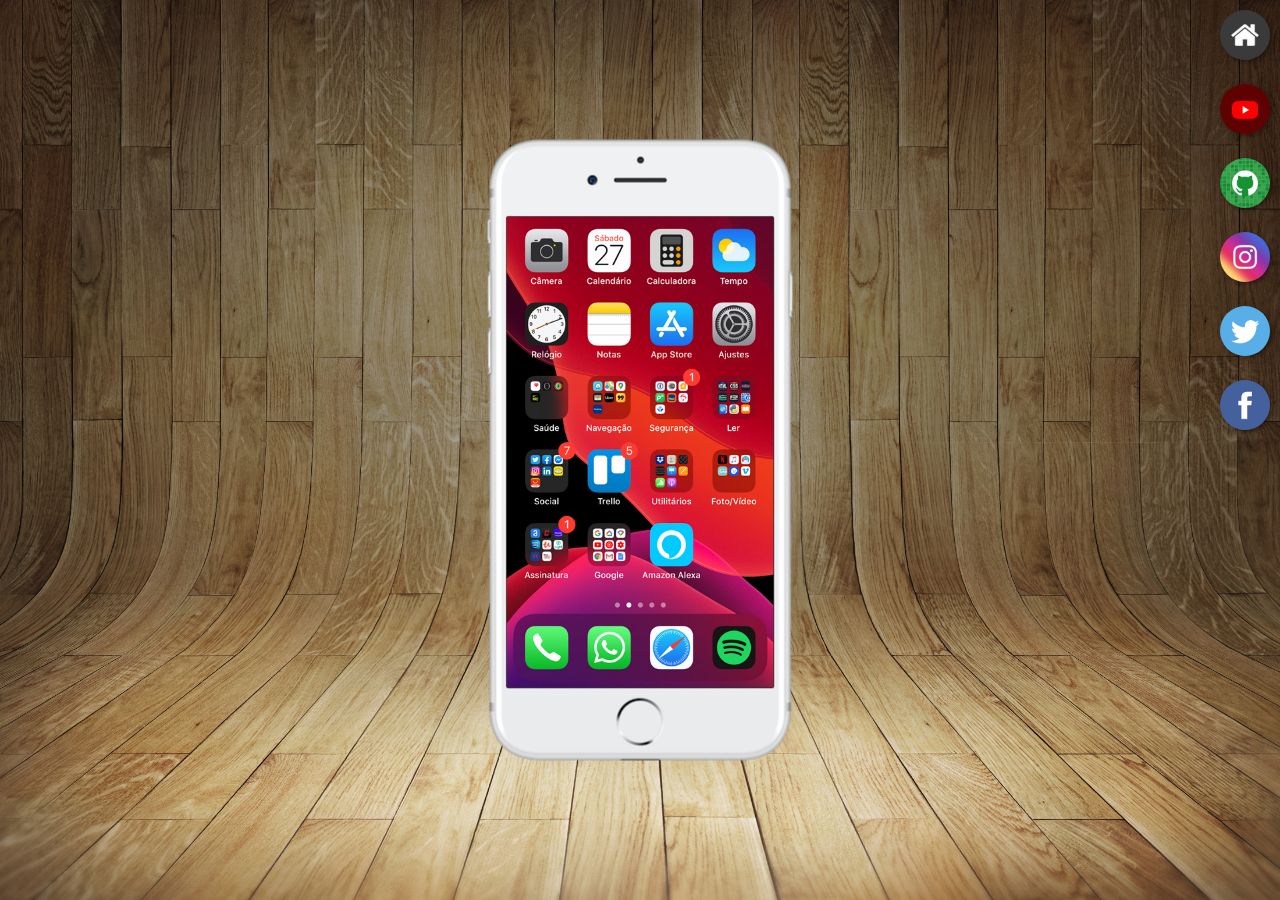
<file: index.html>
<!DOCTYPE html>
<html lang="pt-br">
<head>
    <meta charset="UTF-8">
    <meta name="viewport" content="width=device-width, initial-scale=1.0">
    <link rel="shortcut icon" href="favicon.ico" type="image/x-icon">
    <link rel="stylesheet" href="estilos/style.css">
    <title>Projeto Redes Sociais</title>
</head>
<body>
    <main>
        <section id="telefone">
            <iframe src="home.html" name="tela" id="tela" frameborder="0">
                Seu navegador não é compatível com isso!
            </iframe>
        </section>
        <section id="redes-sociais">
            <a href="home.html" target="tela"><img src="imagens/logo-home.jpg" alt=""></a> <br>
            <a href="youtube.html" target="tela"><img src="imagens/logo-youtube.jpg" alt=""></a> <br>
            <a href="github.html" target="tela"><img src="imagens/logo-github.jpg" alt=""></a> <br>
            <a href="instagram.html" target="tela"><img src="imagens/logo-instagram.jpg" alt=""></a> <br>
            <a href="twitter.html" target="tela"><img src="imagens/logo-twitter.jpg" alt=""></a> <br>
            <a href="facebook.html" target="tela"><img src="imagens/logo-facebook.jpg" alt="tela"></a>
        </section>
    </main>
</body>
</html>
</file>
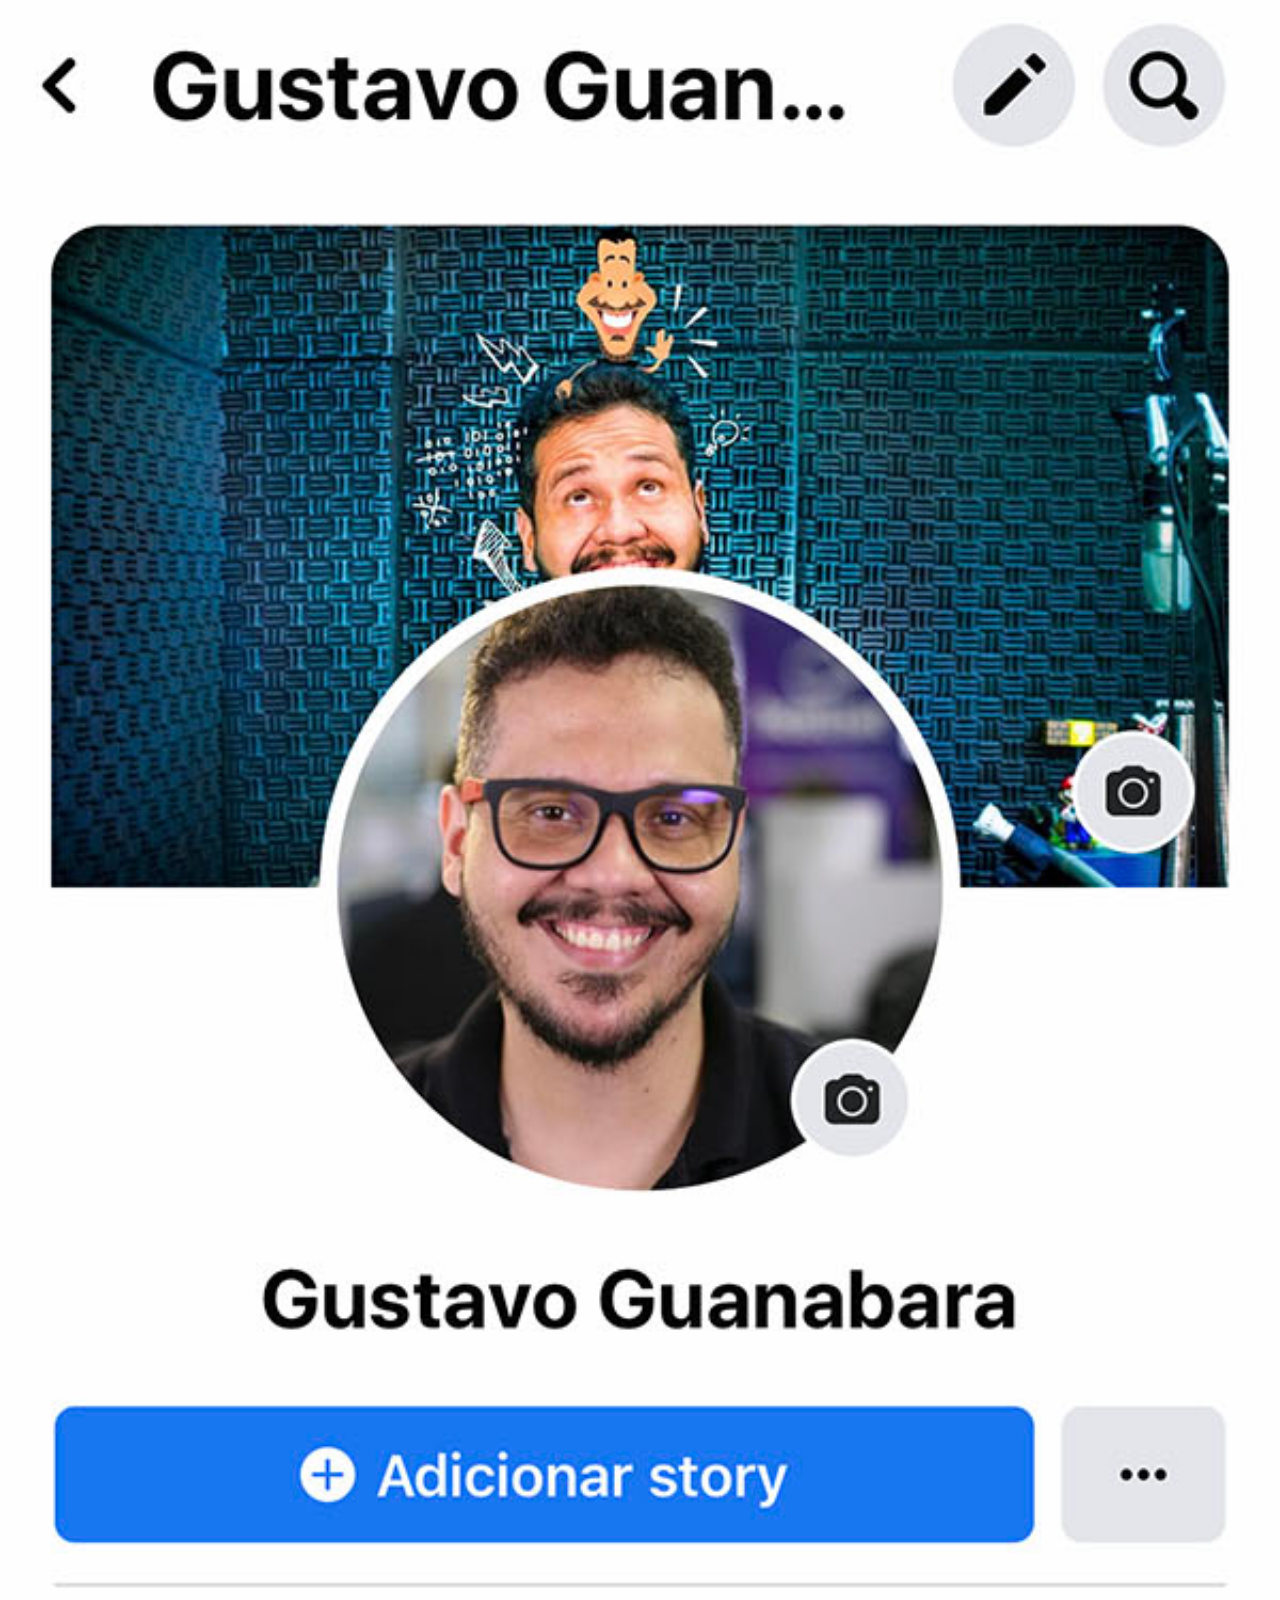
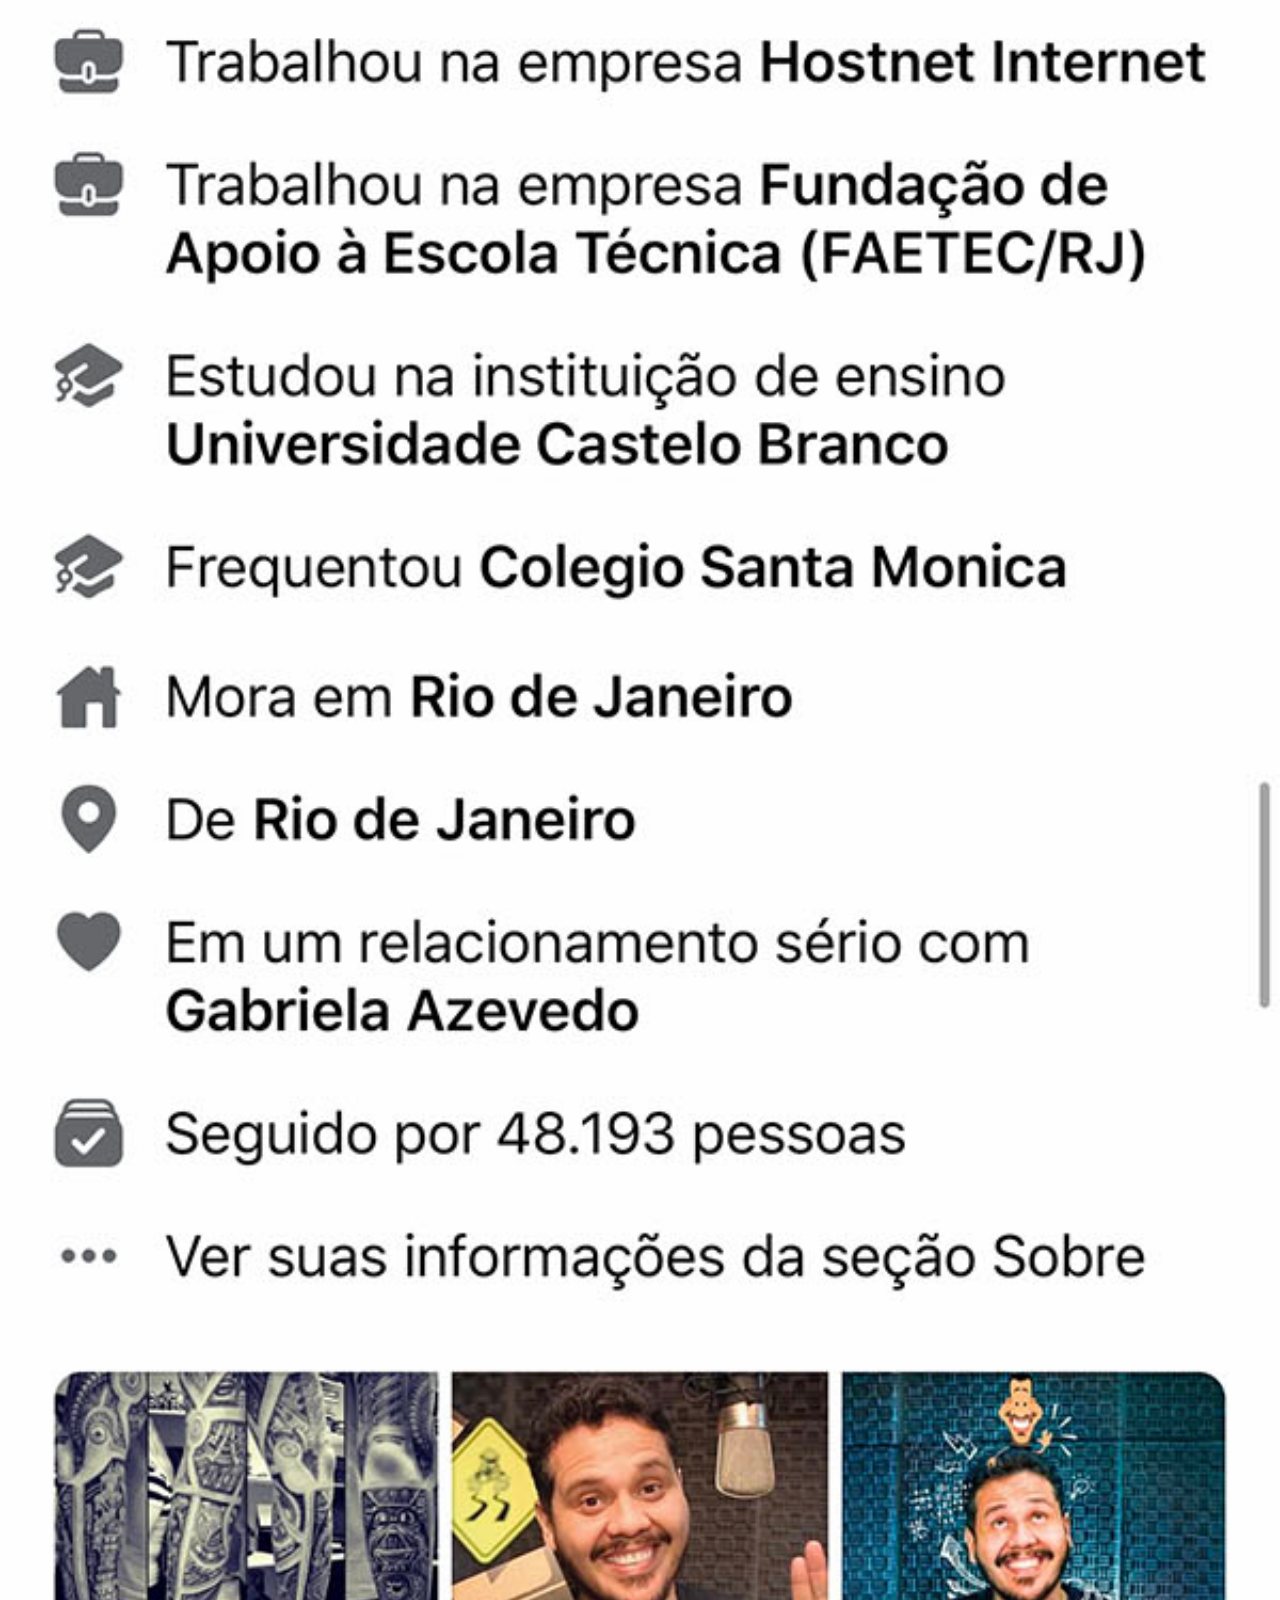
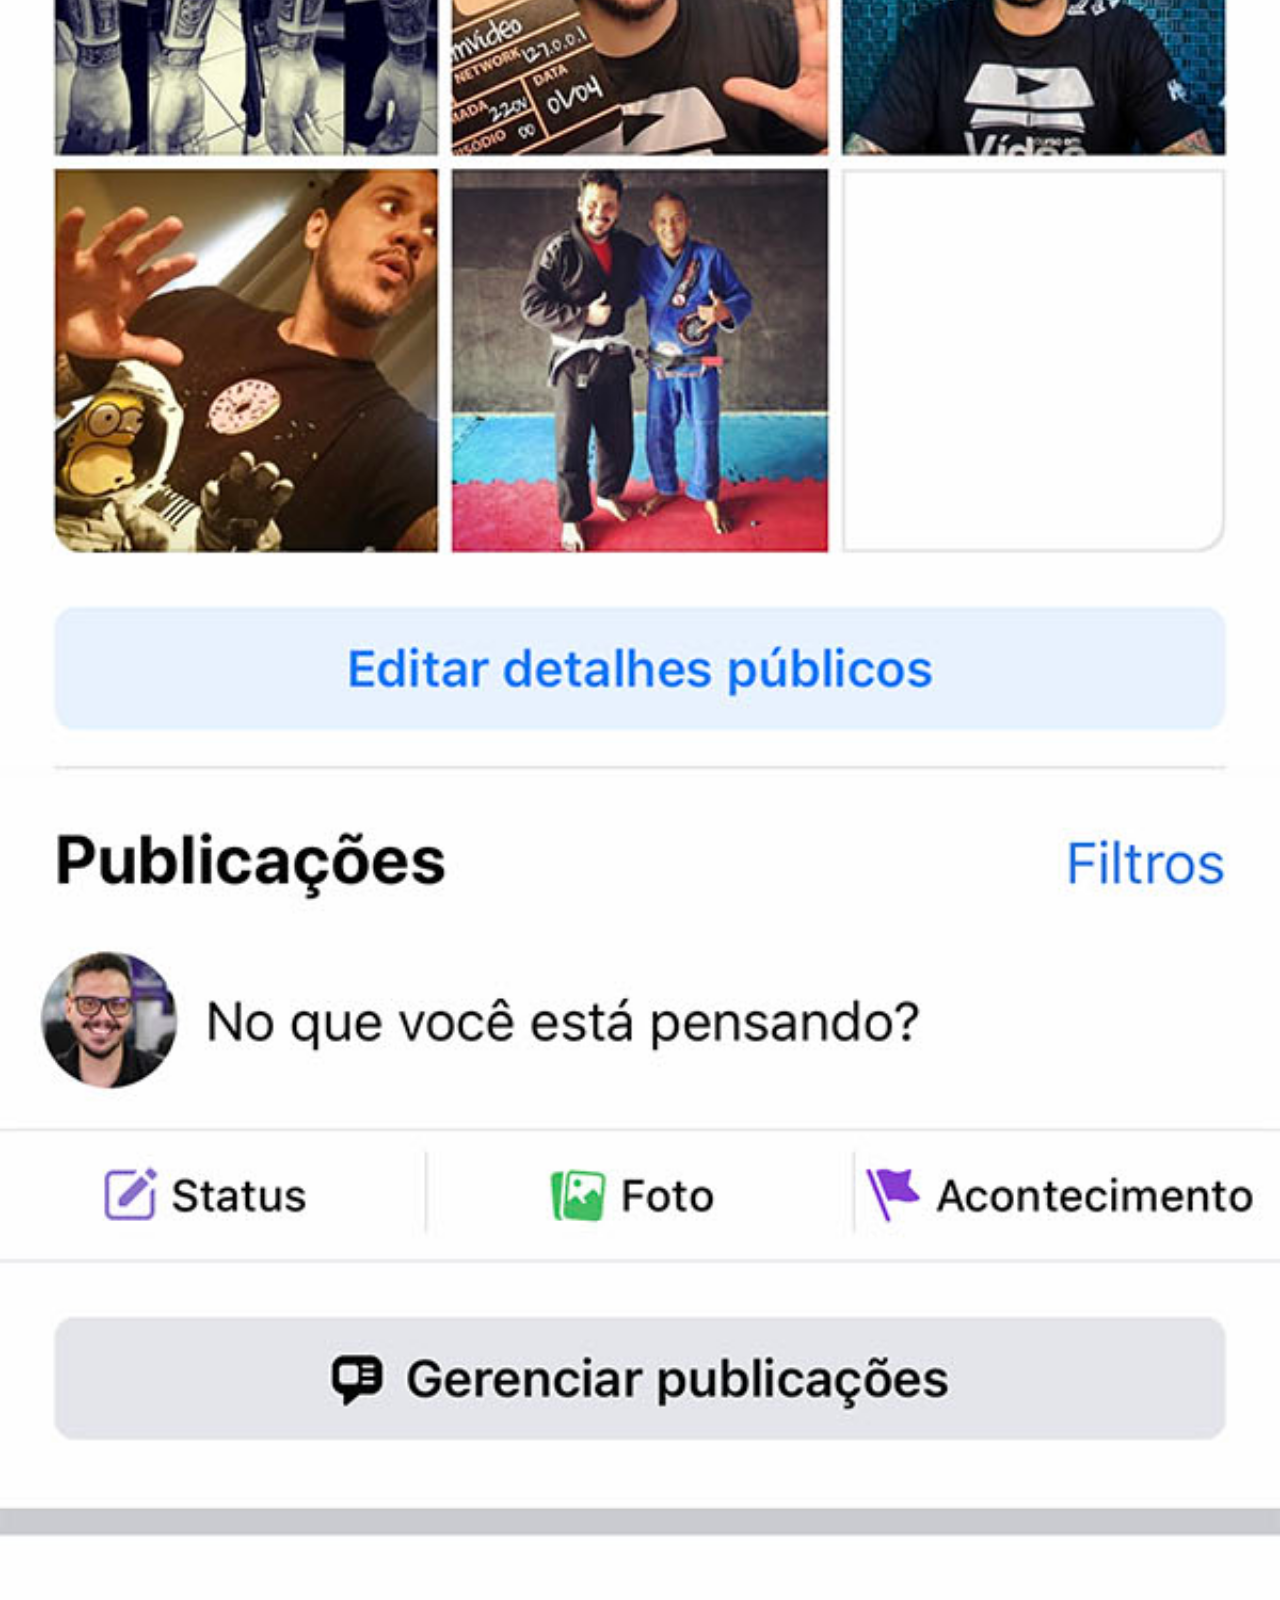
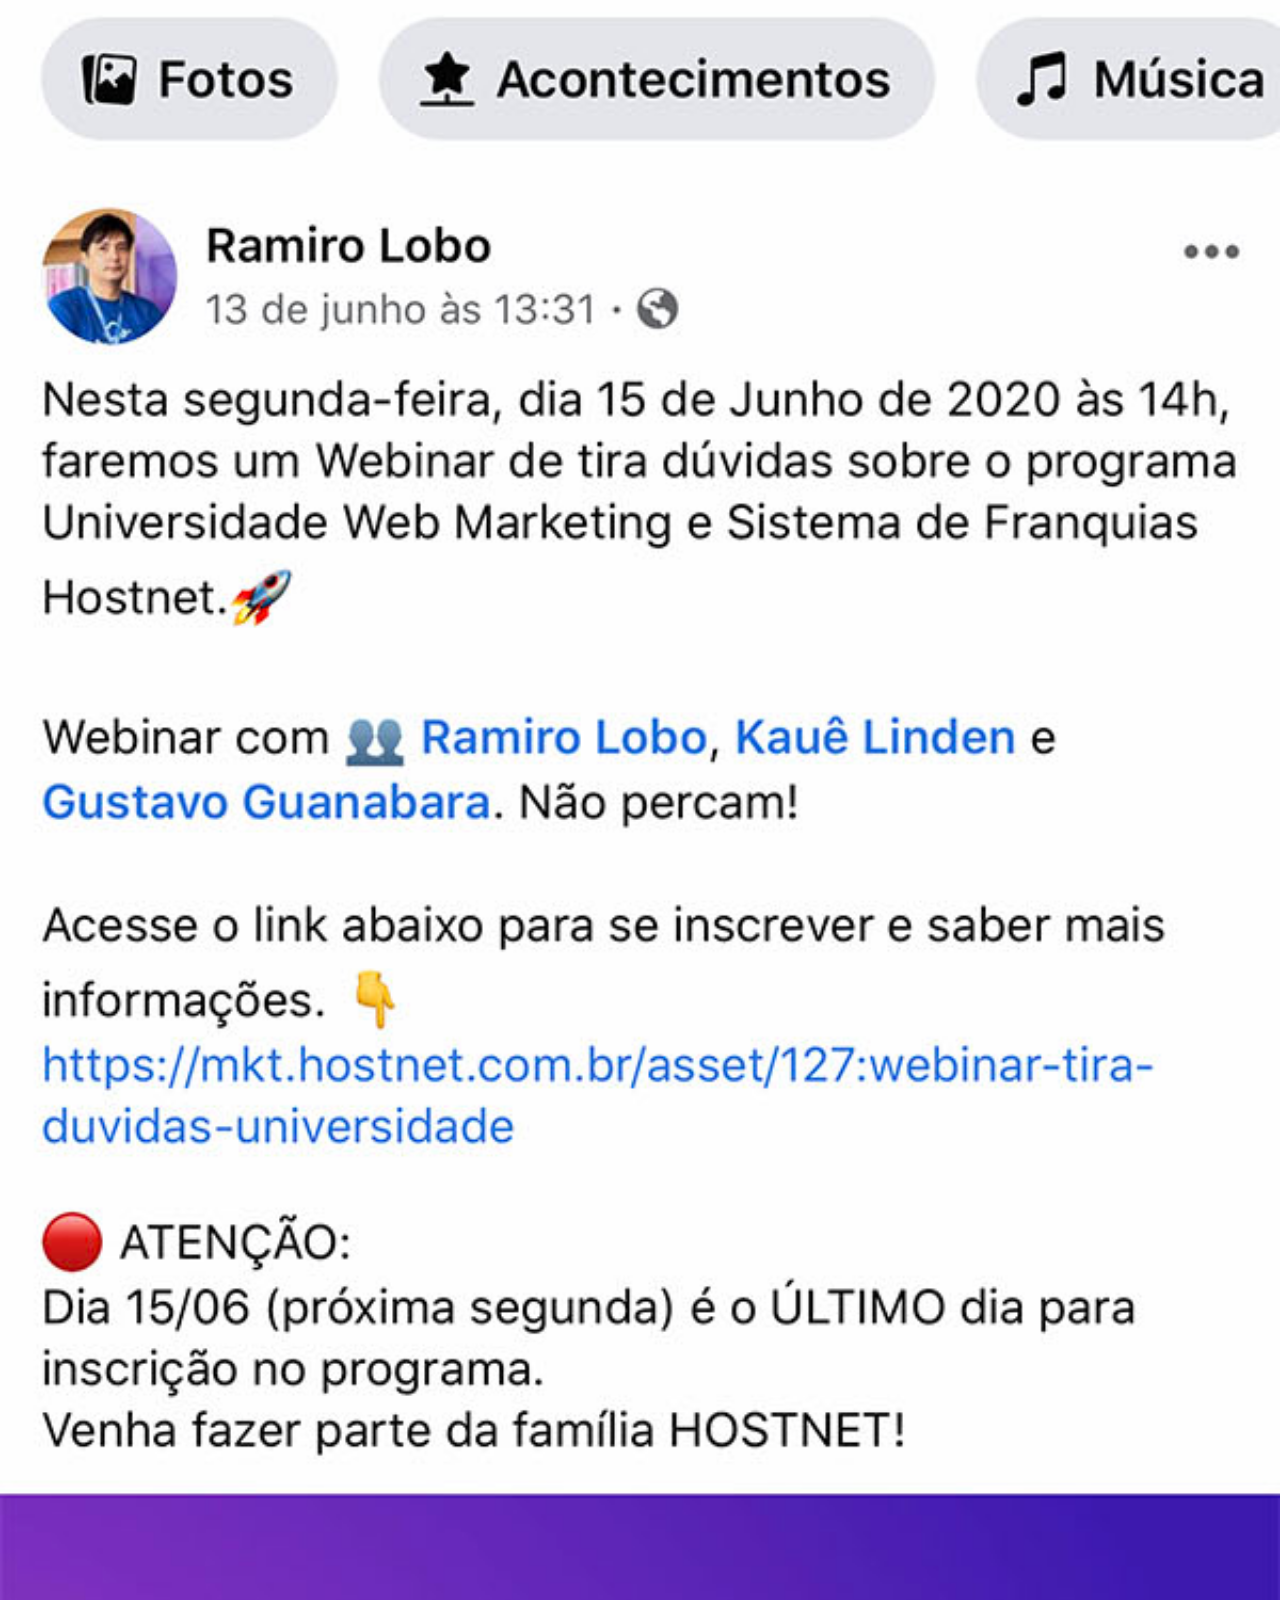
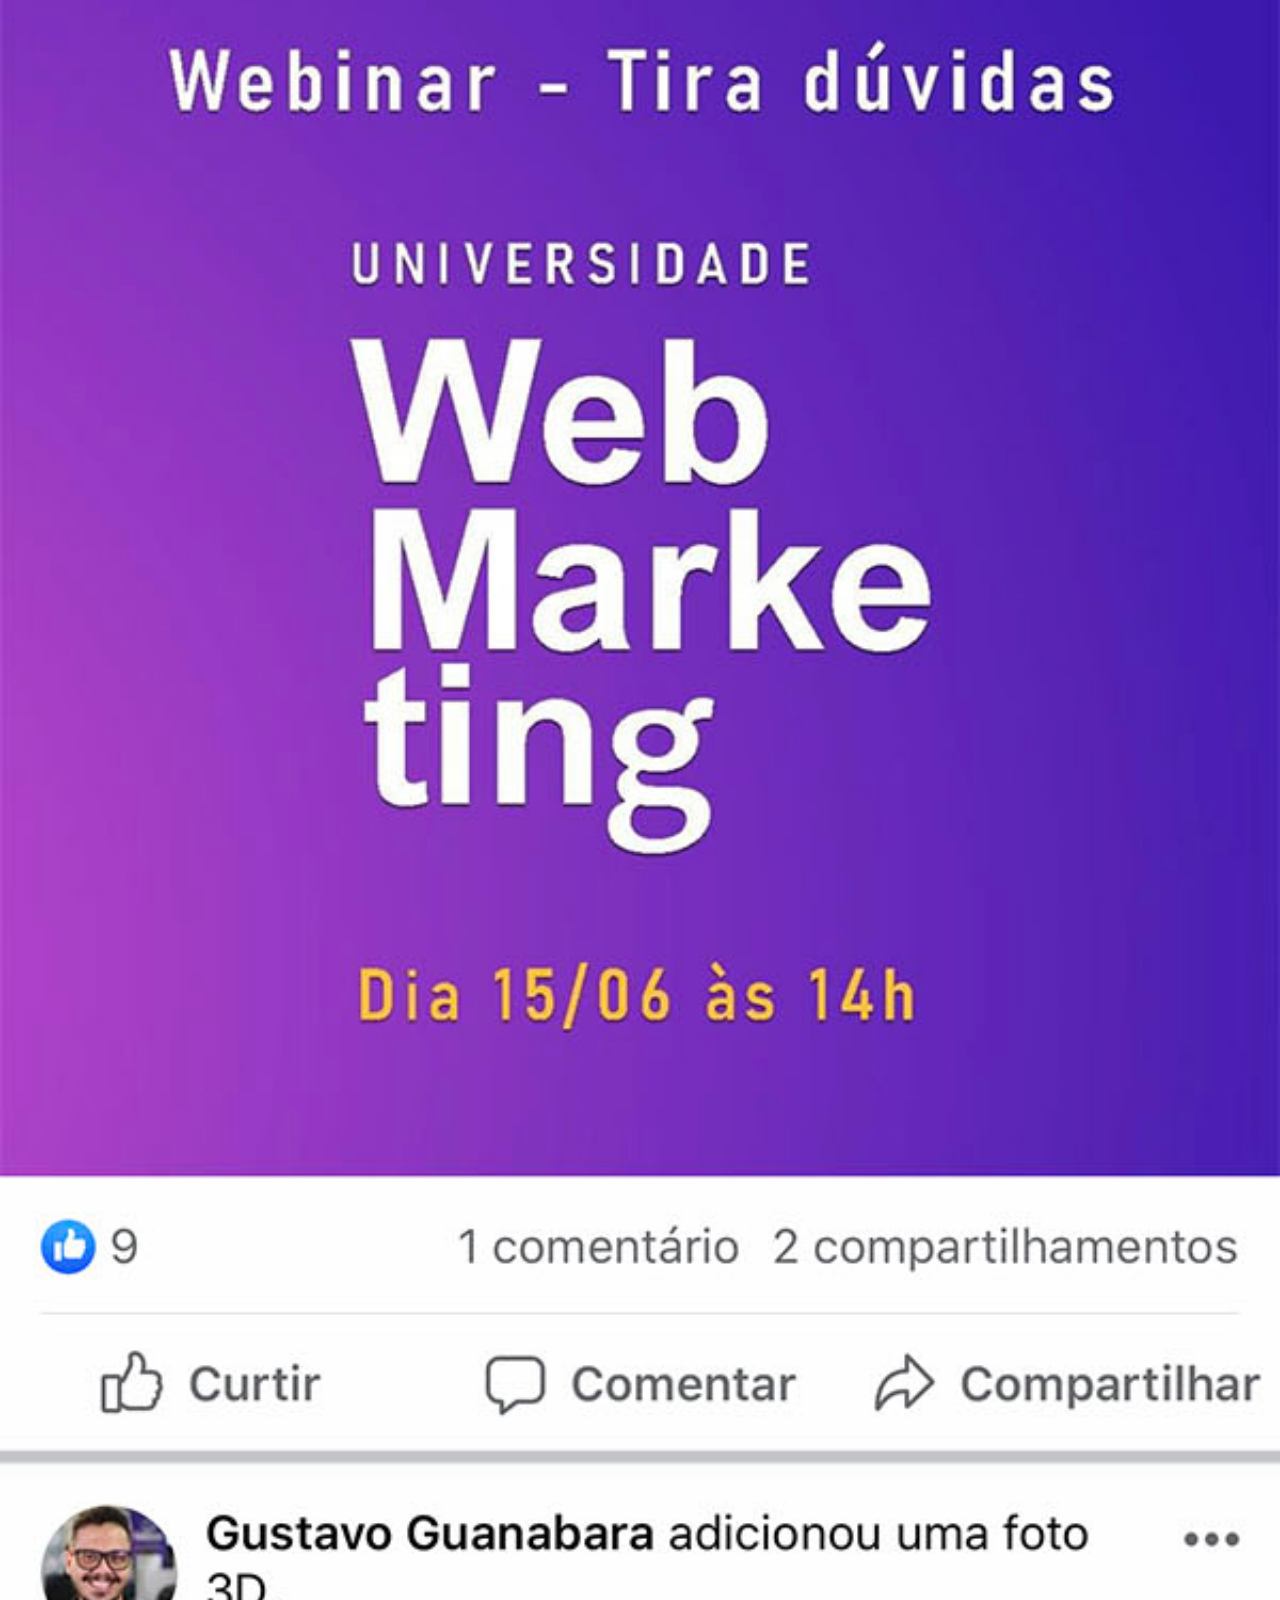
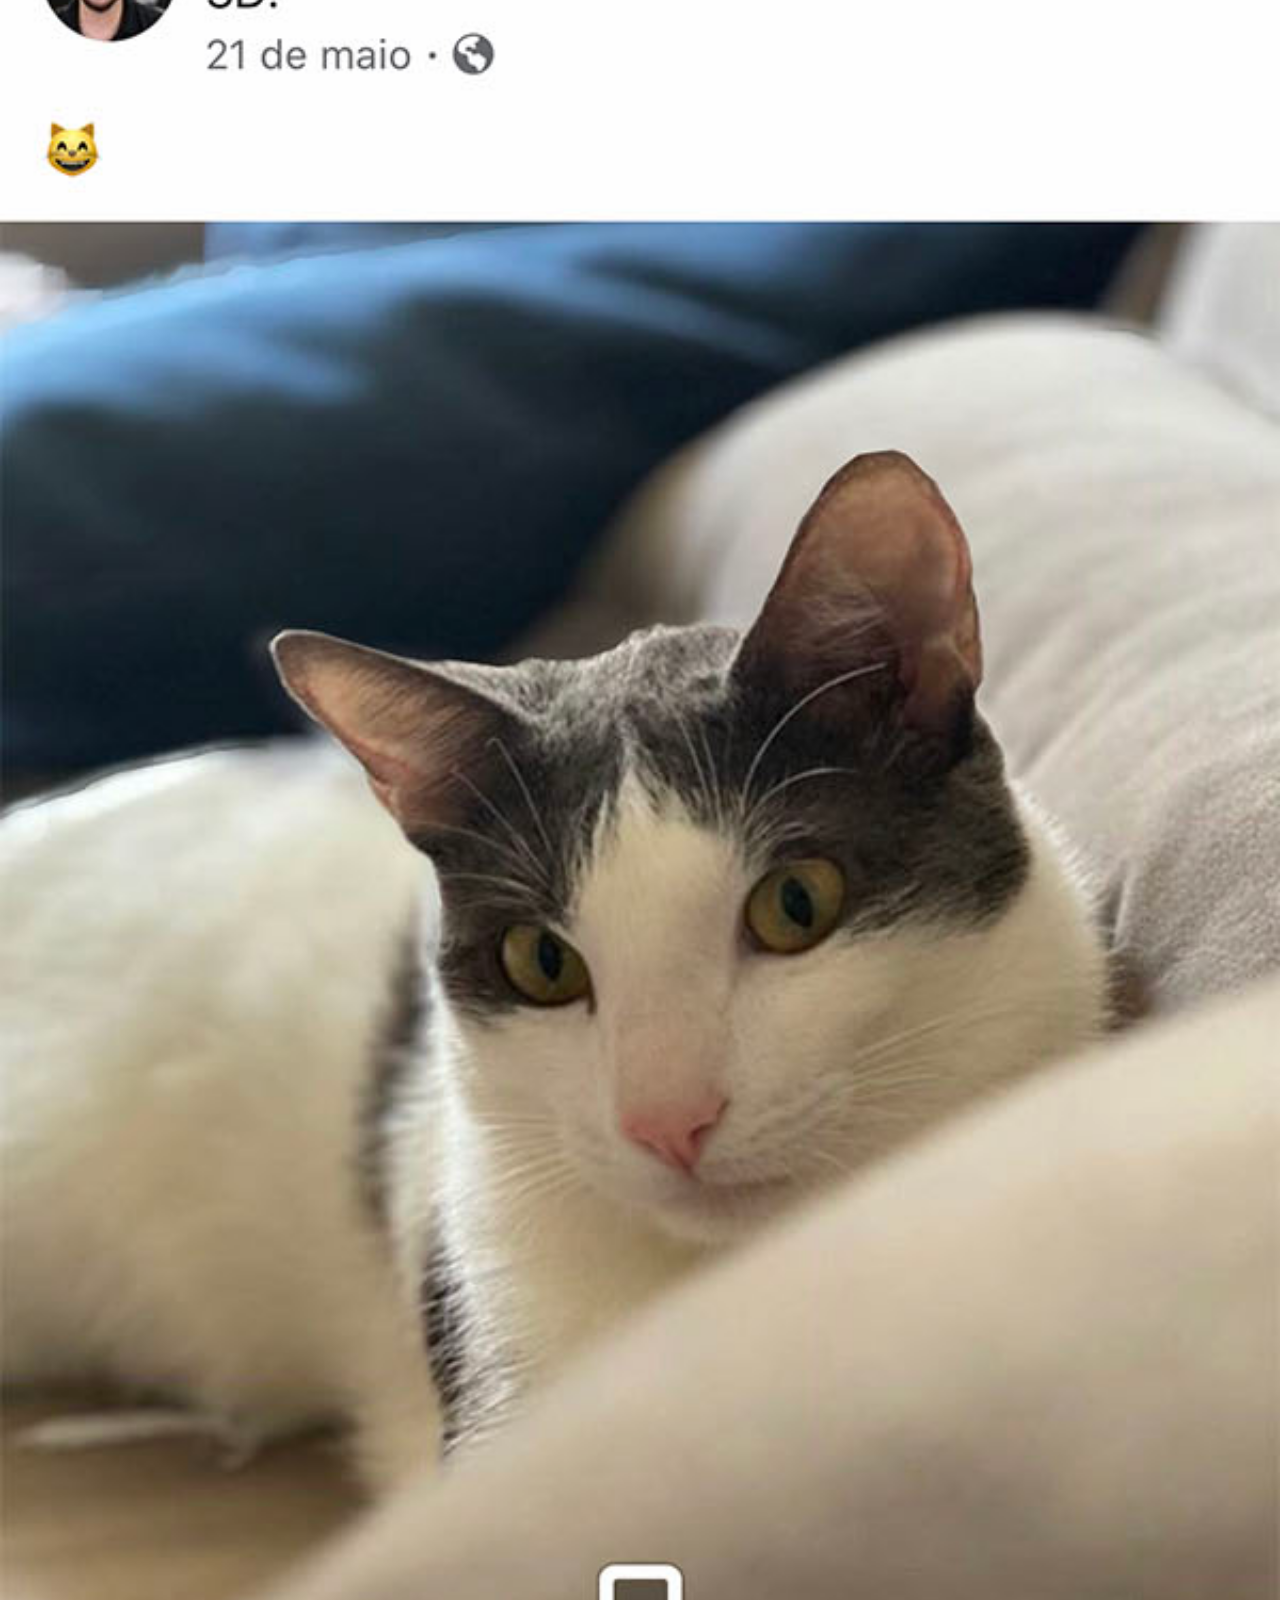
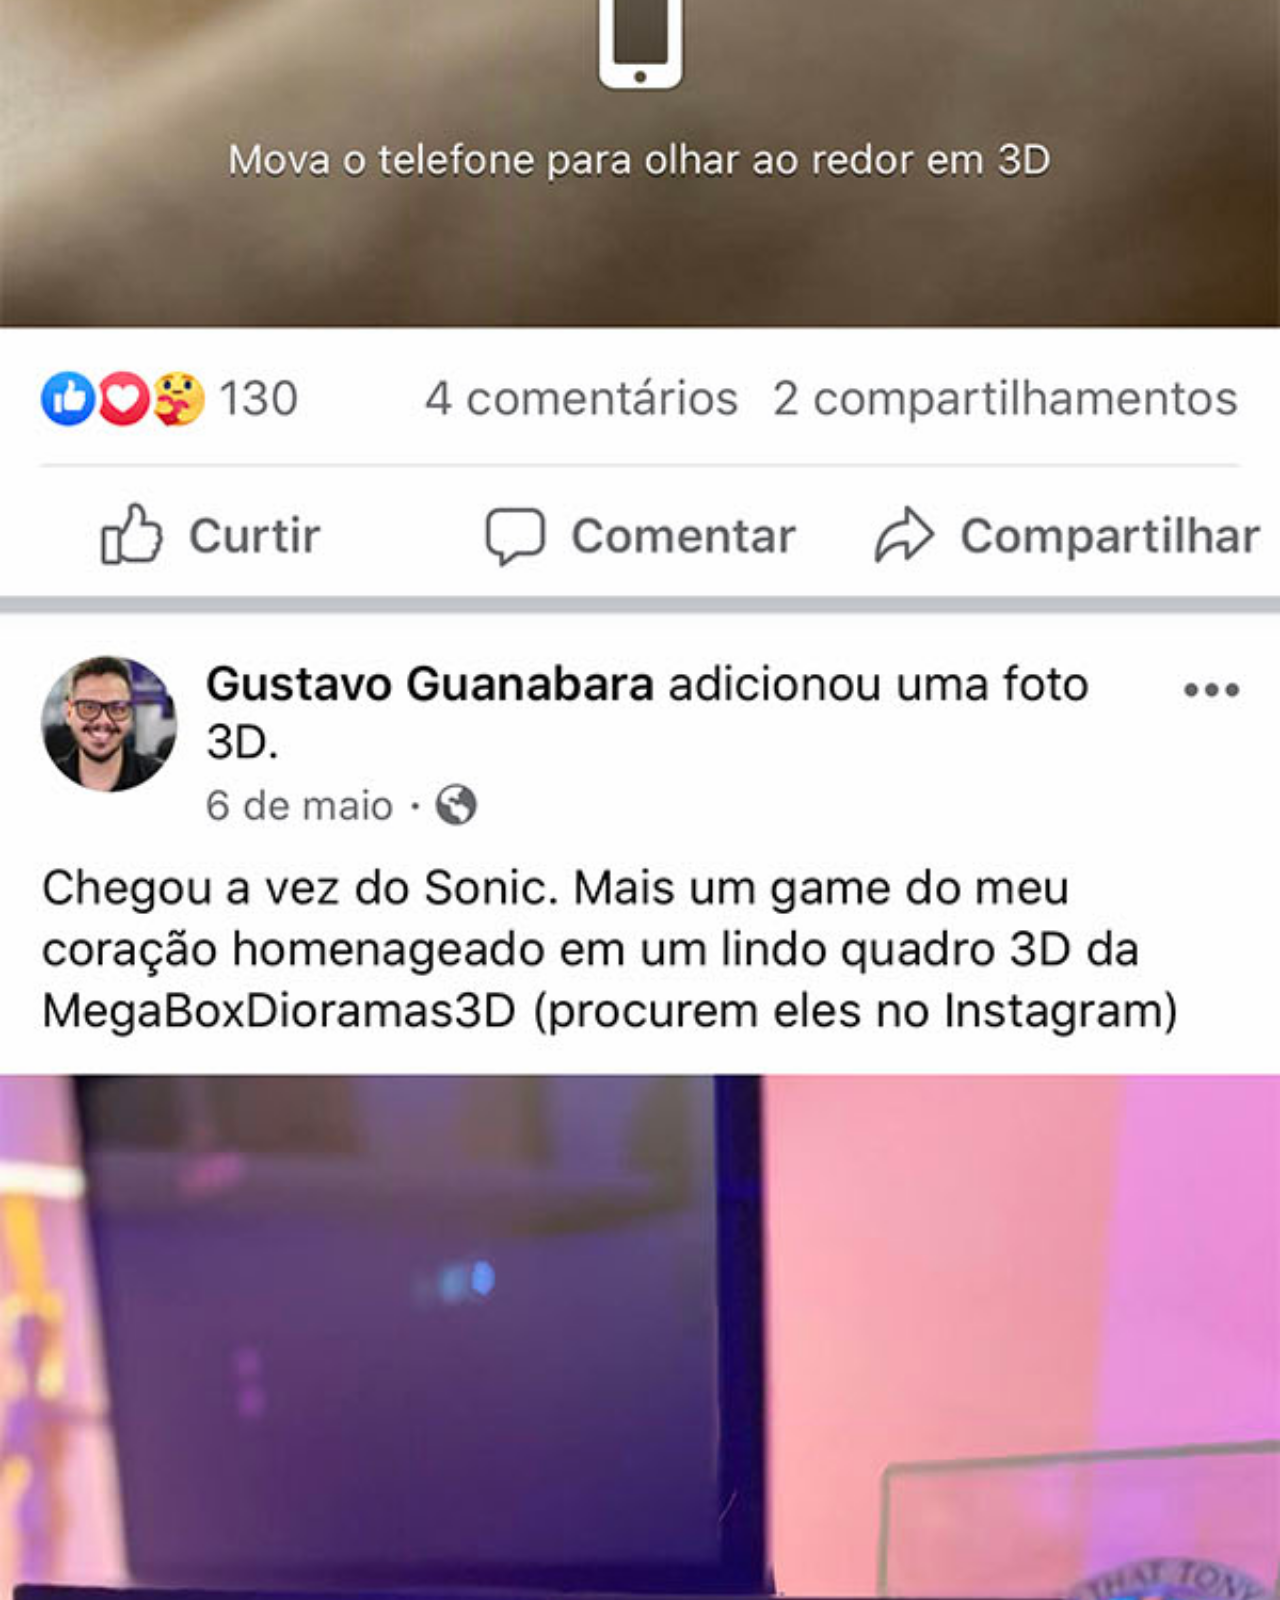
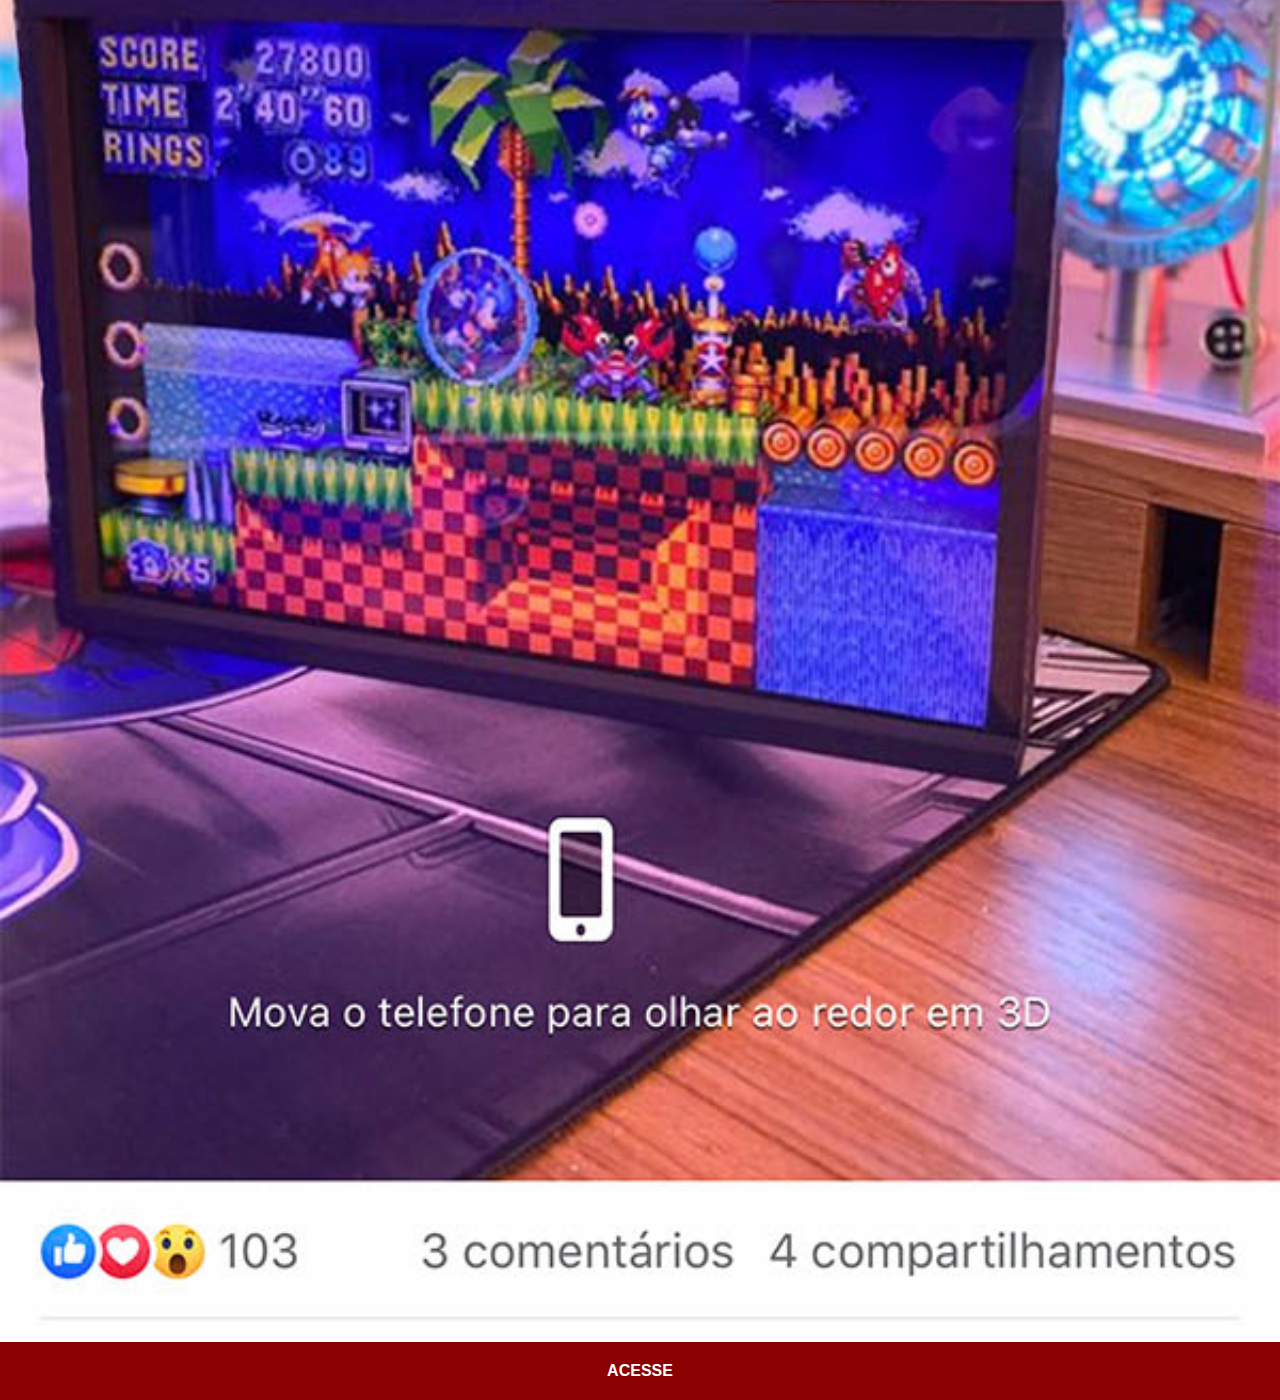
<file: facebook.html>
<!DOCTYPE html>
<html lang="pt-br">
<head>
    <meta charset="UTF-8">
    <meta name="viewport" content="width=device-width, initial-scale=1.0">
    <title>Facebook</title>
    <link rel="stylesheet" href="estilos/social.css">
</head>
<body>
    <img src="imagens/tela-facebook.jpg" alt="Facebook">
    <a href="https://www.facebook.com/gustavoguanabara/?locale=pt_BR" target="_blank">ACESSE</a>
</body>
</html>
</file>
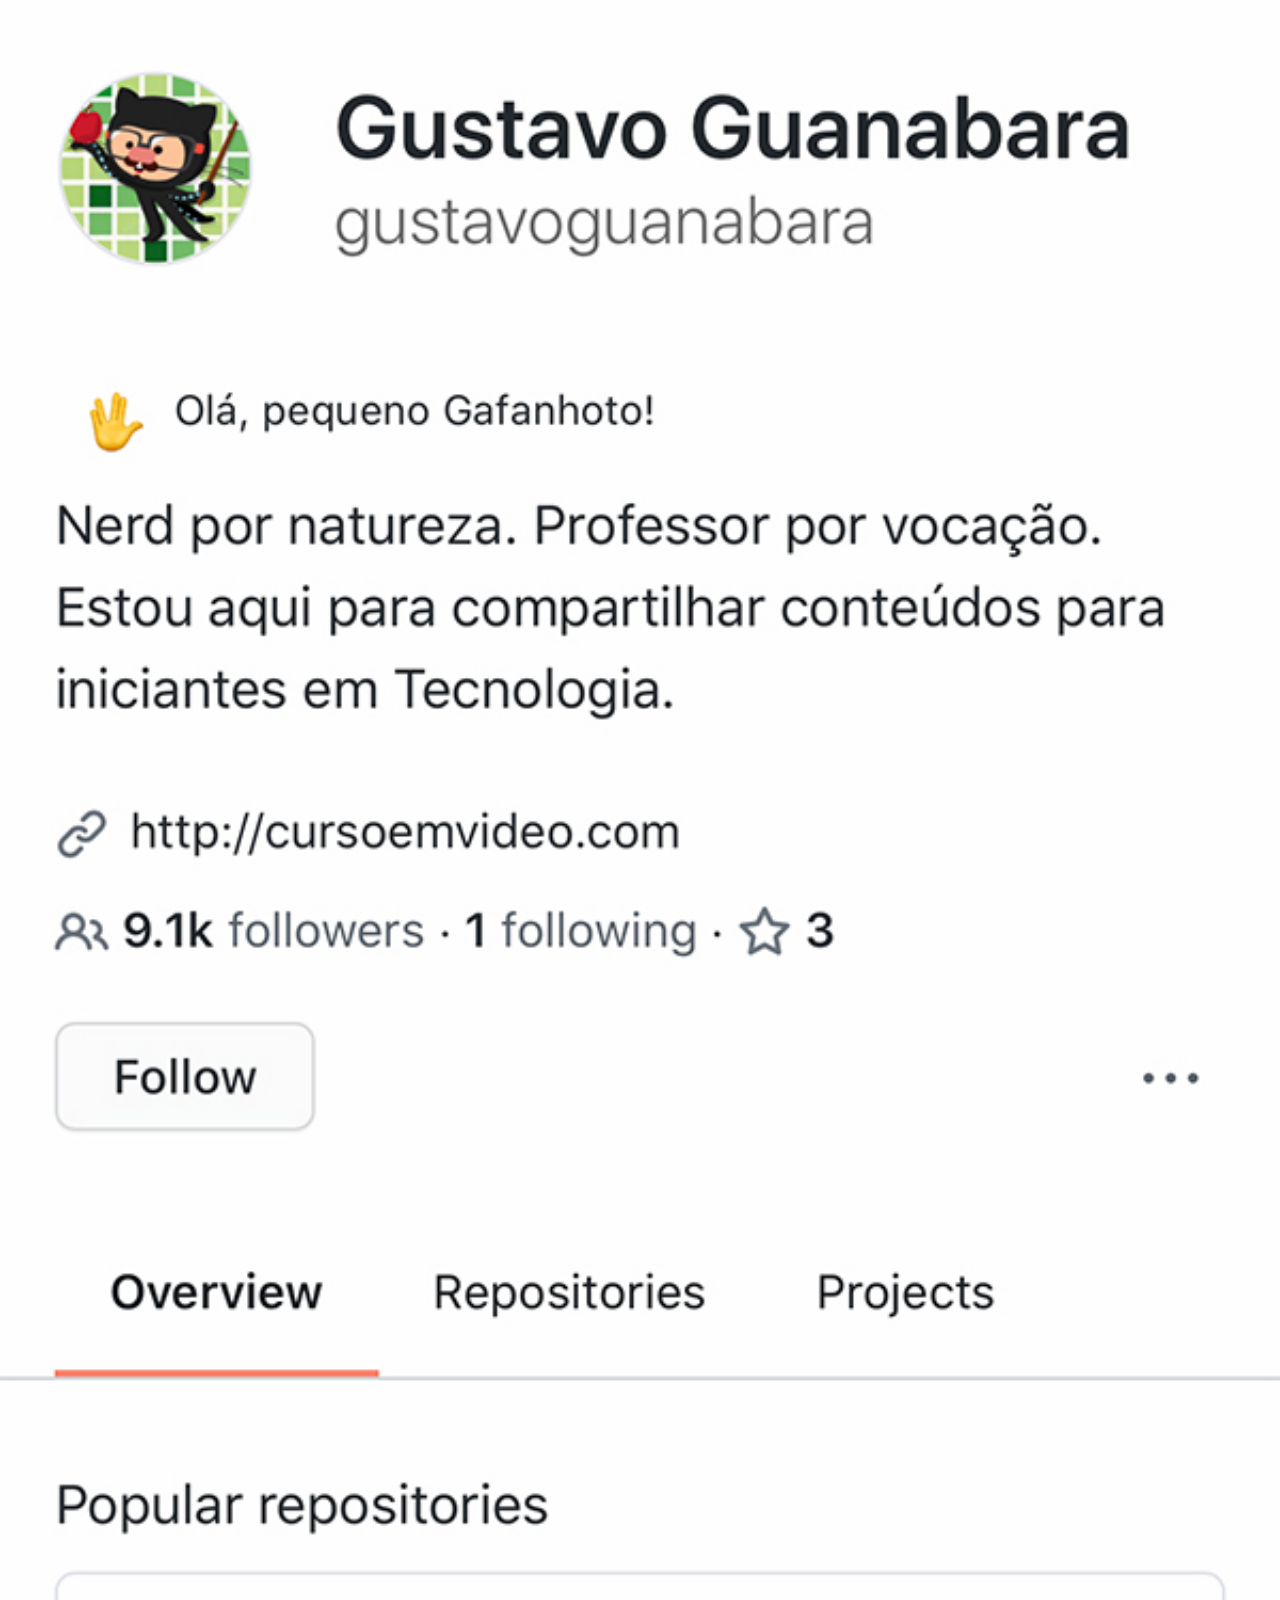
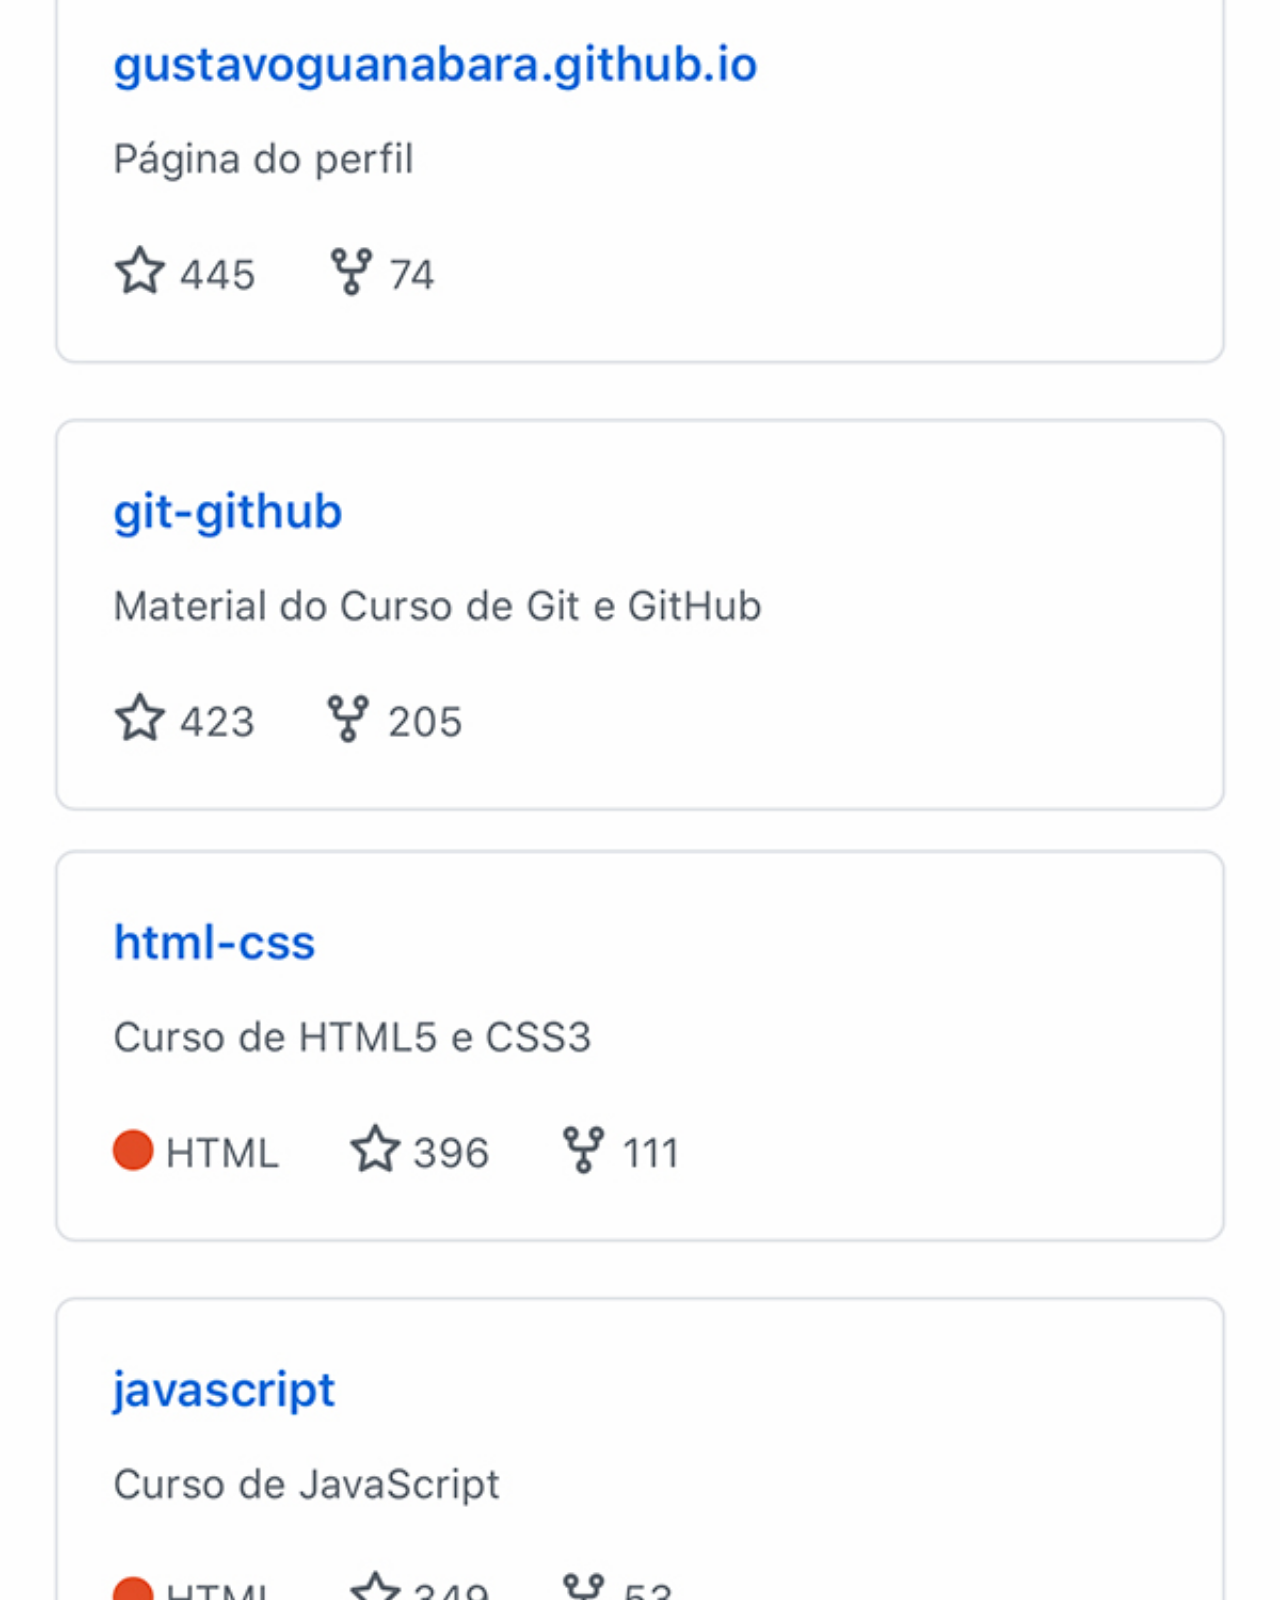
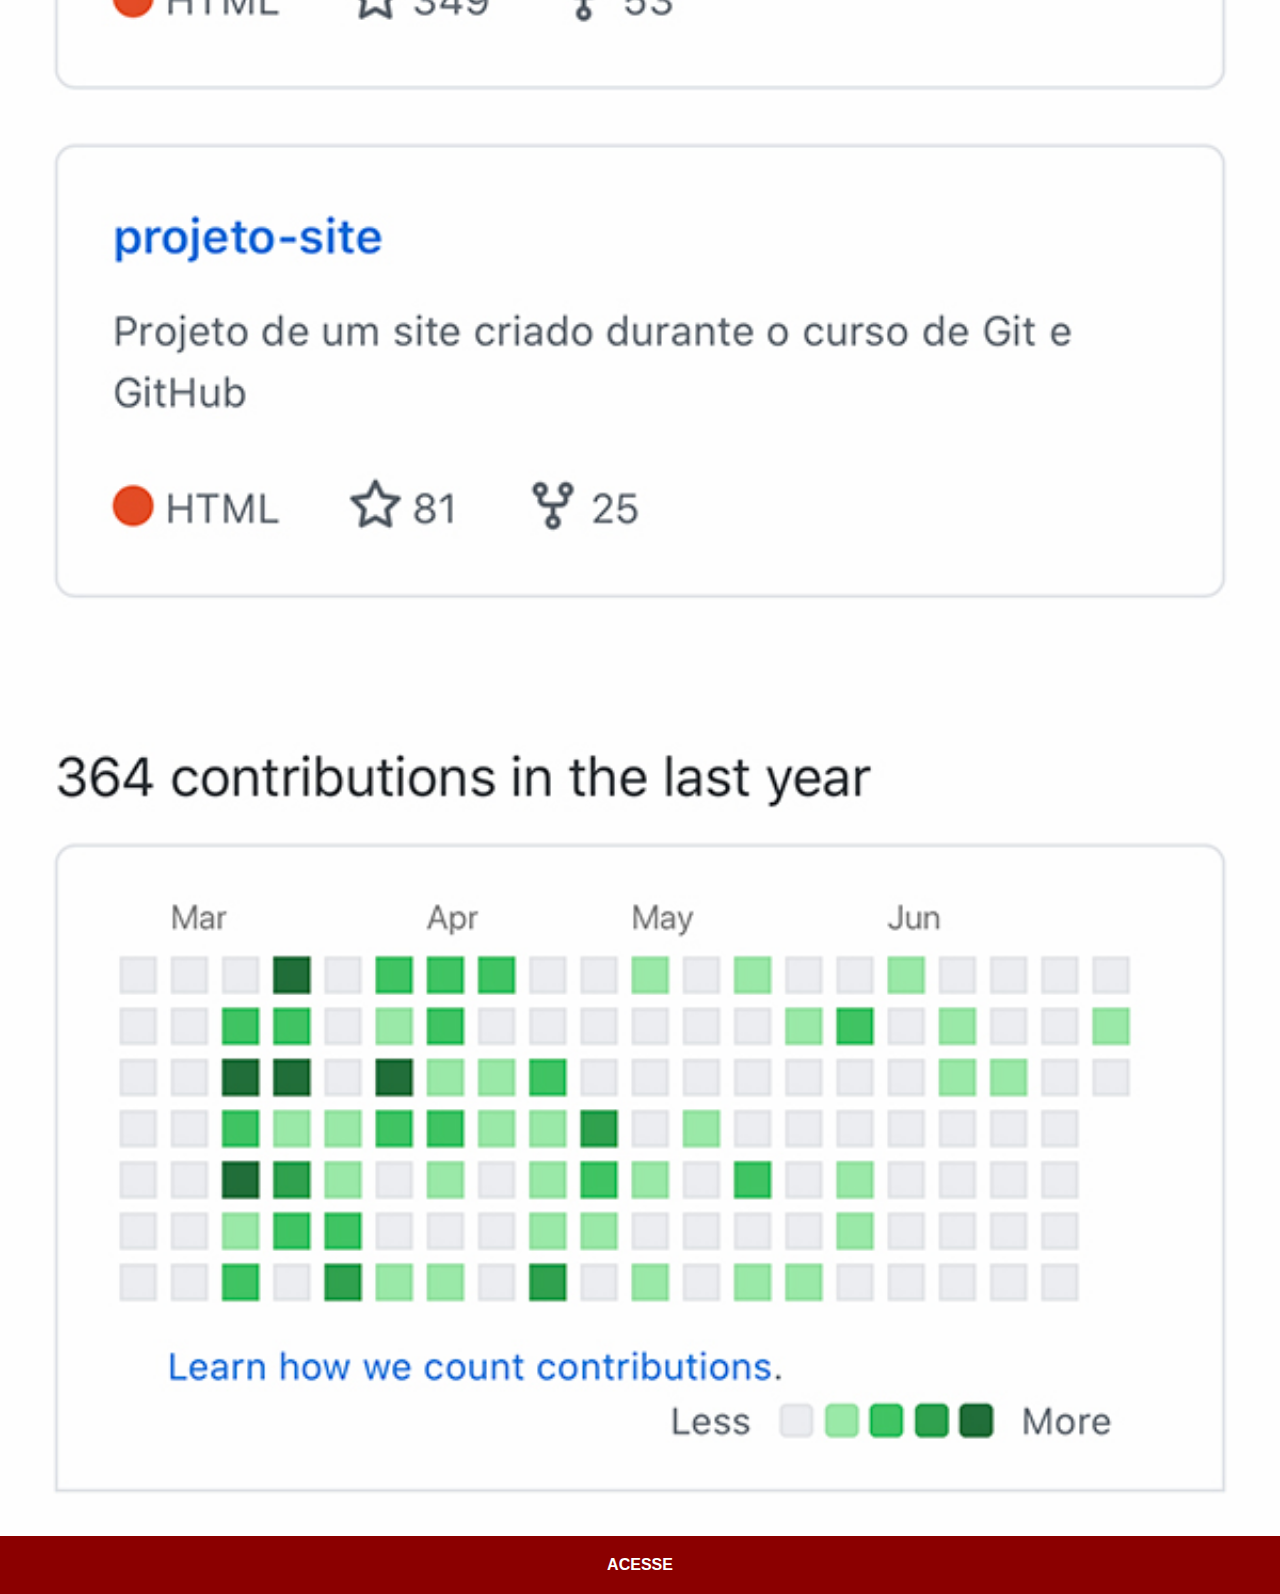
<file: github.html>
<!DOCTYPE html>
<html lang="pt-br">
<head>
    <meta charset="UTF-8">
    <meta name="viewport" content="width=device-width, initial-scale=1.0">
    <title>GitHub</title>
    <link rel="stylesheet" href="estilos/social.css">
</head>
<body>
    <img src="imagens/tela-github.jpg" alt="GitHub">
    <a href="https://github.com/gustavoguanabara" target="_blank">ACESSE</a>
</body>
</html>
</file>
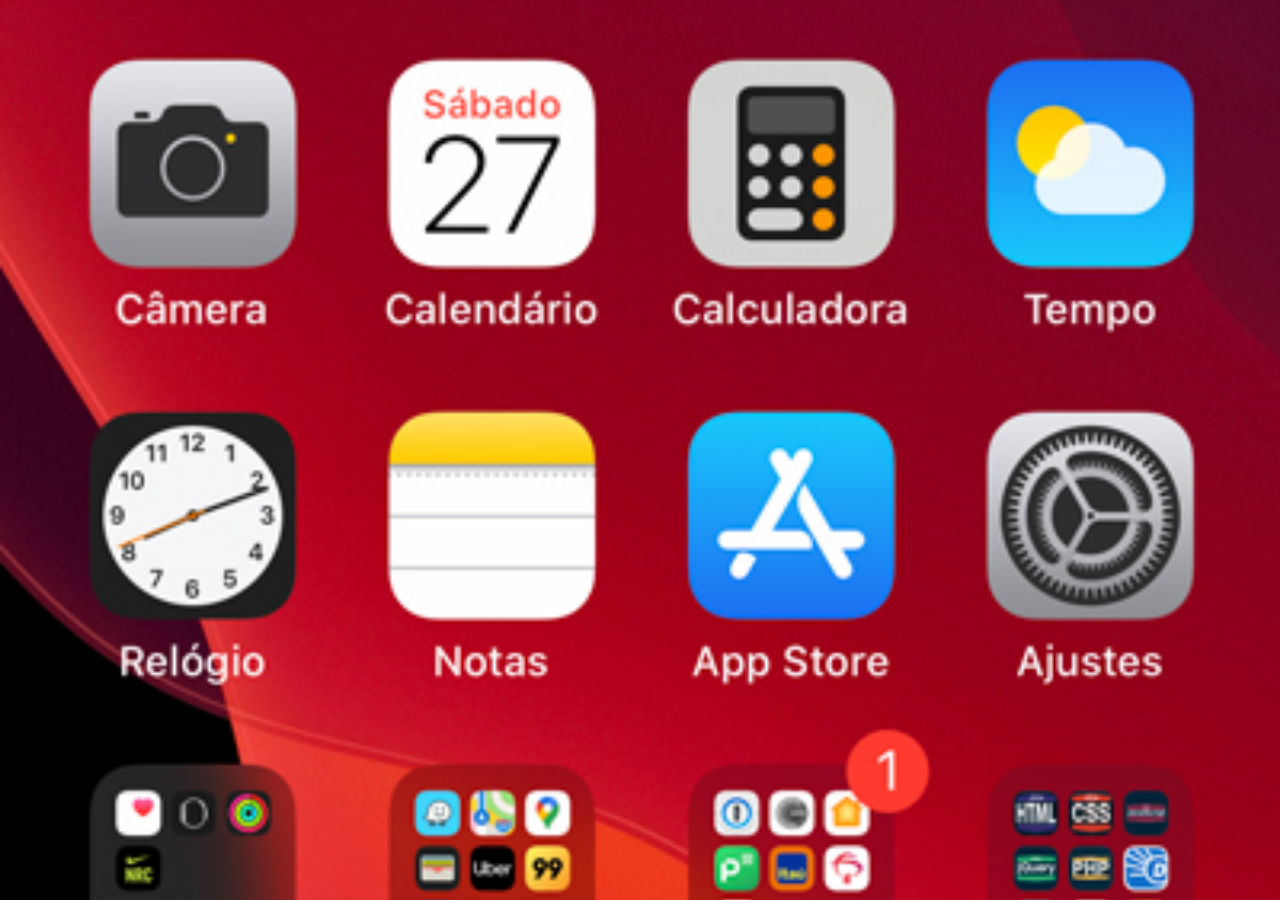
<file: home.html>
<!DOCTYPE html>
<html lang="pt-br">
<head>
    <meta charset="UTF-8">
    <meta name="viewport" content="width=device-width, initial-scale=1.0">
    <title>Home</title>
</head>
<style>
    * {
        margin: 0;
        padding: 0;
    }

    body{
        width: 100vw;
        height: 100vh;
        background: black url('imagens/tela-home.jpg') no-repeat top center;
        background-size: cover;
    }
</style>
<body>
    
</body>
</html>
</file>
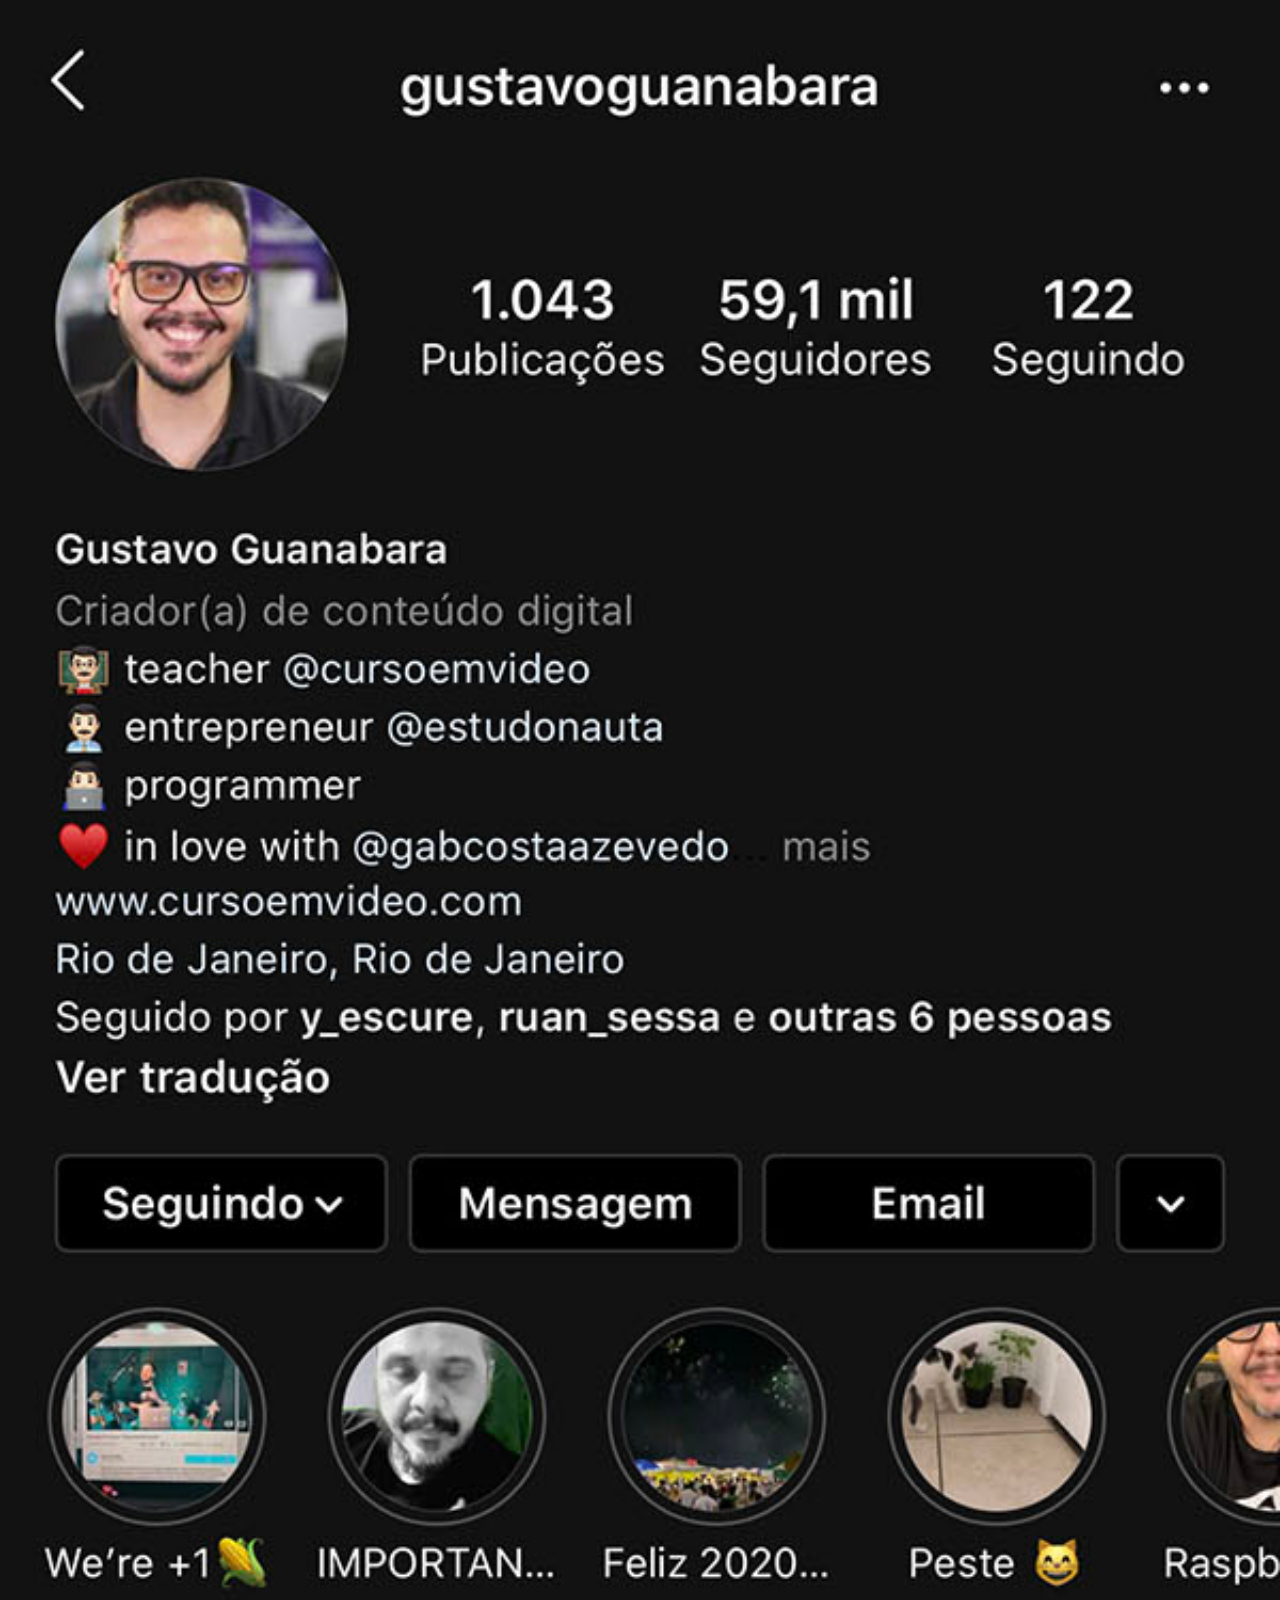
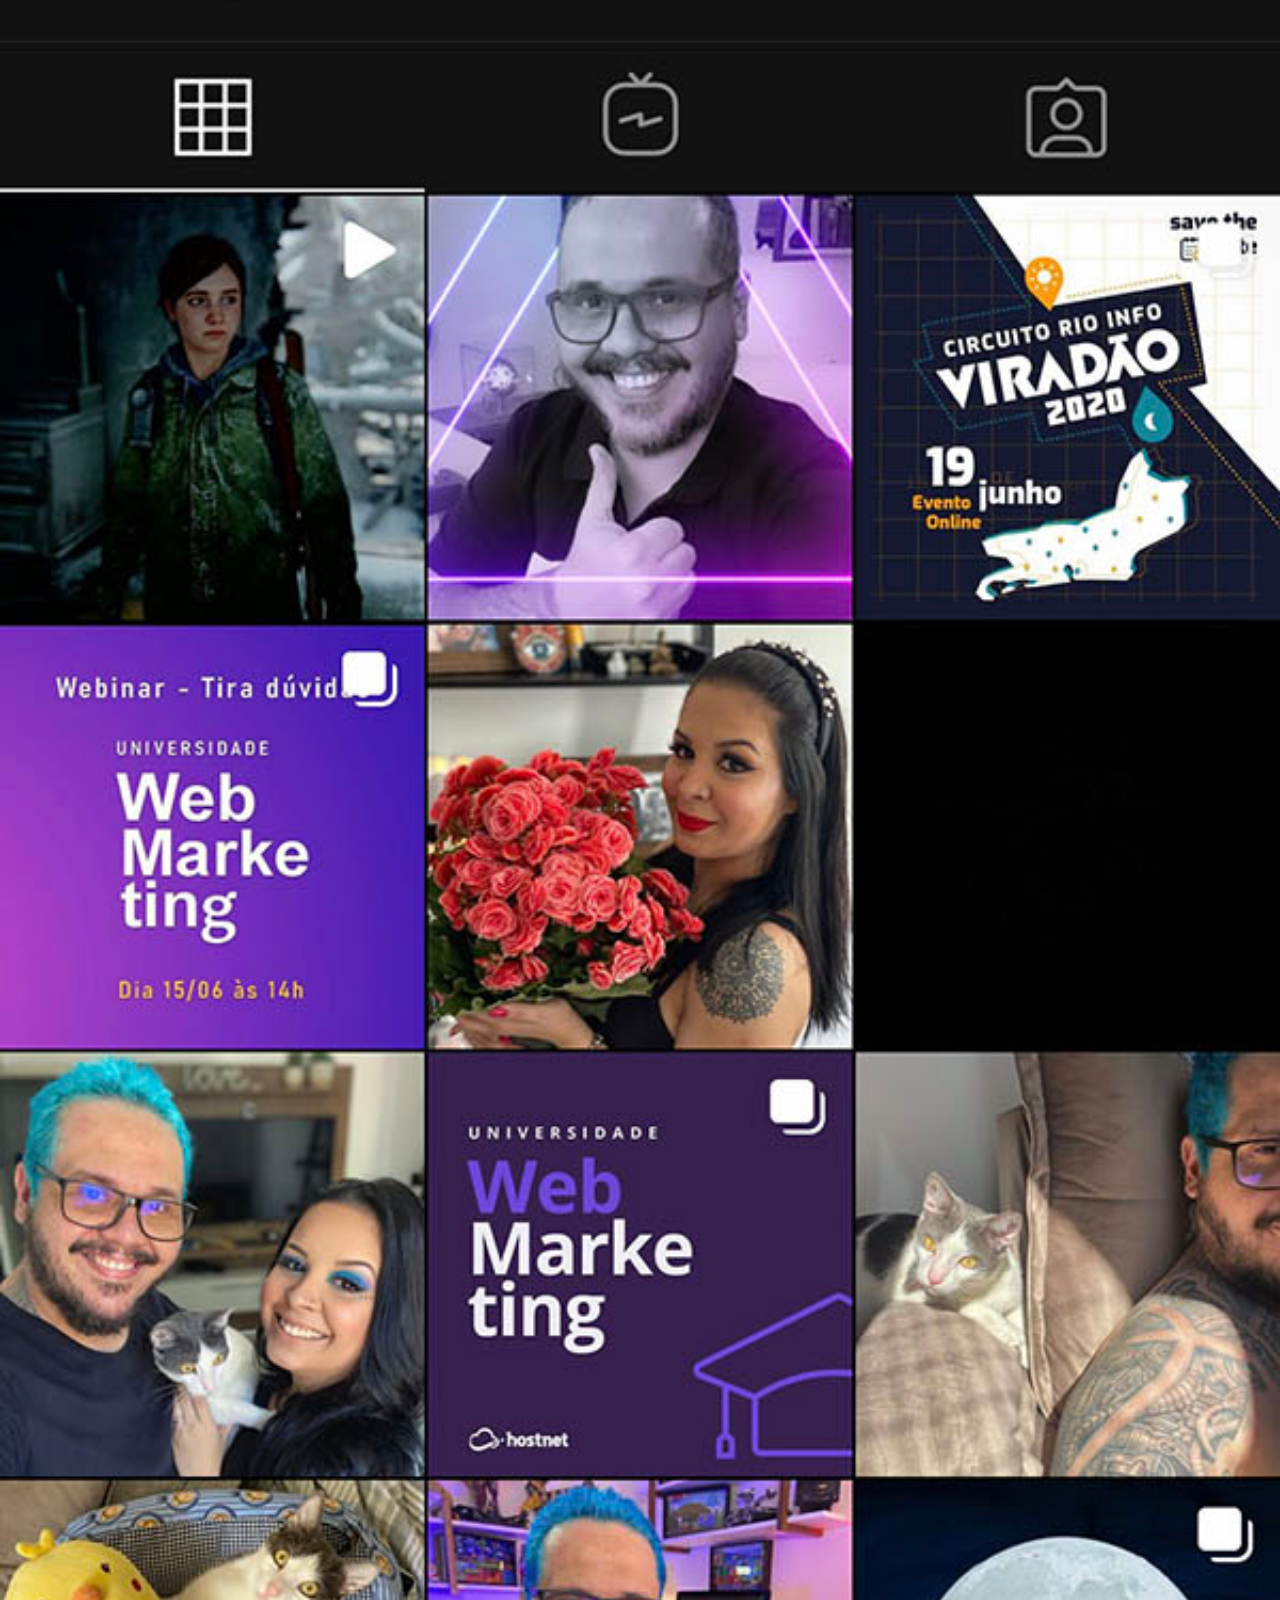
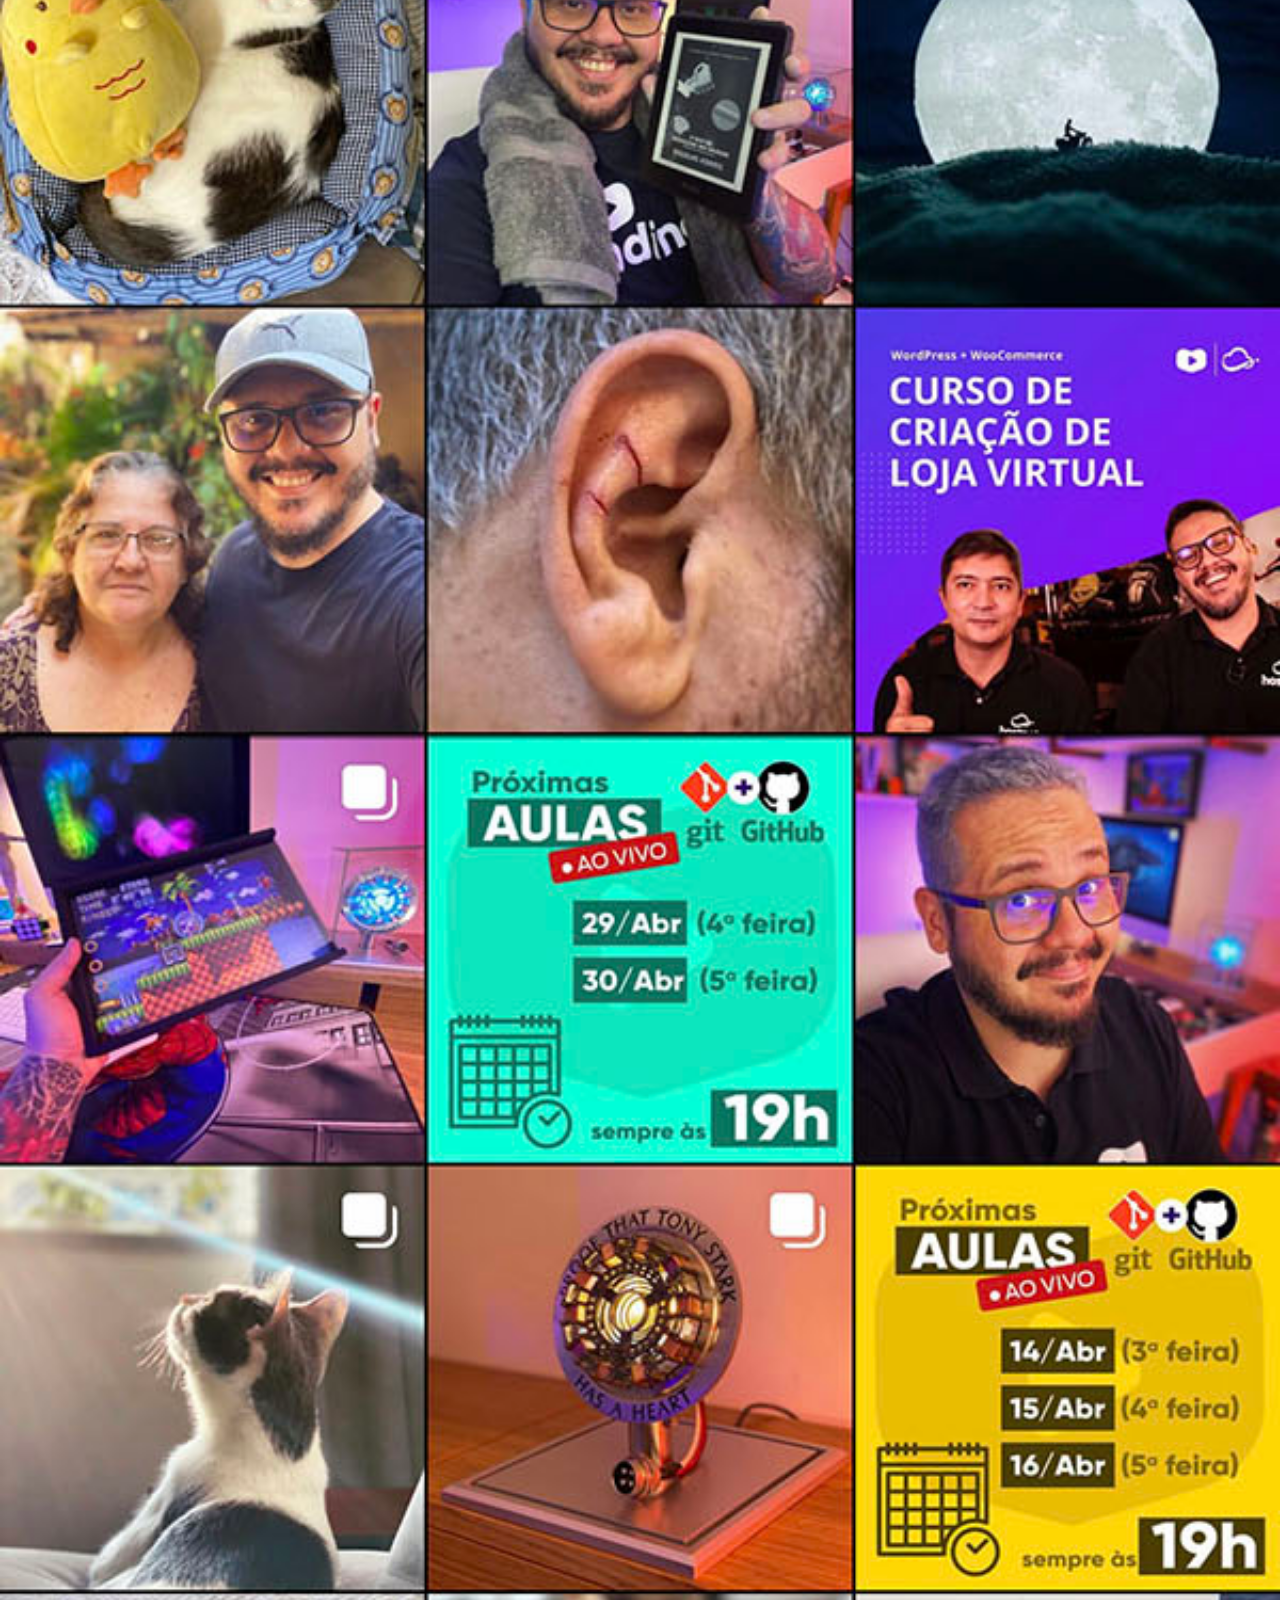
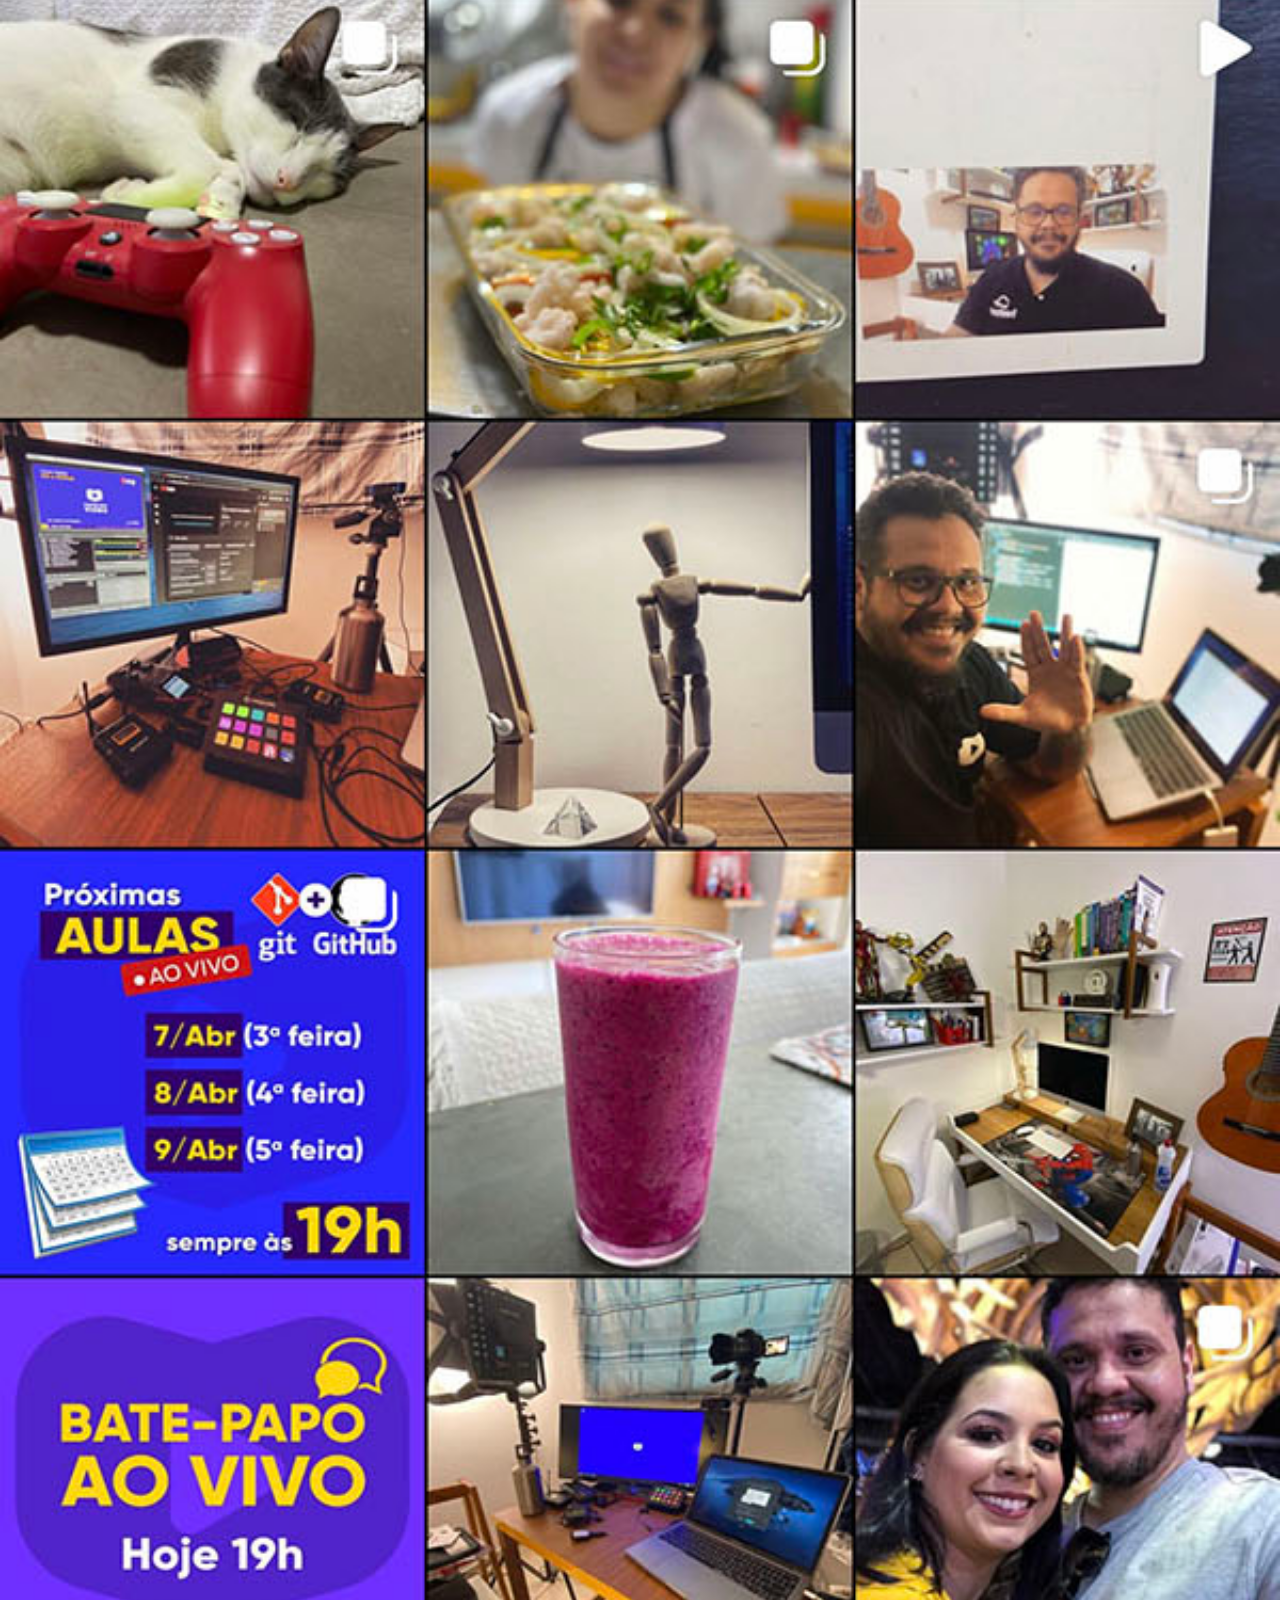
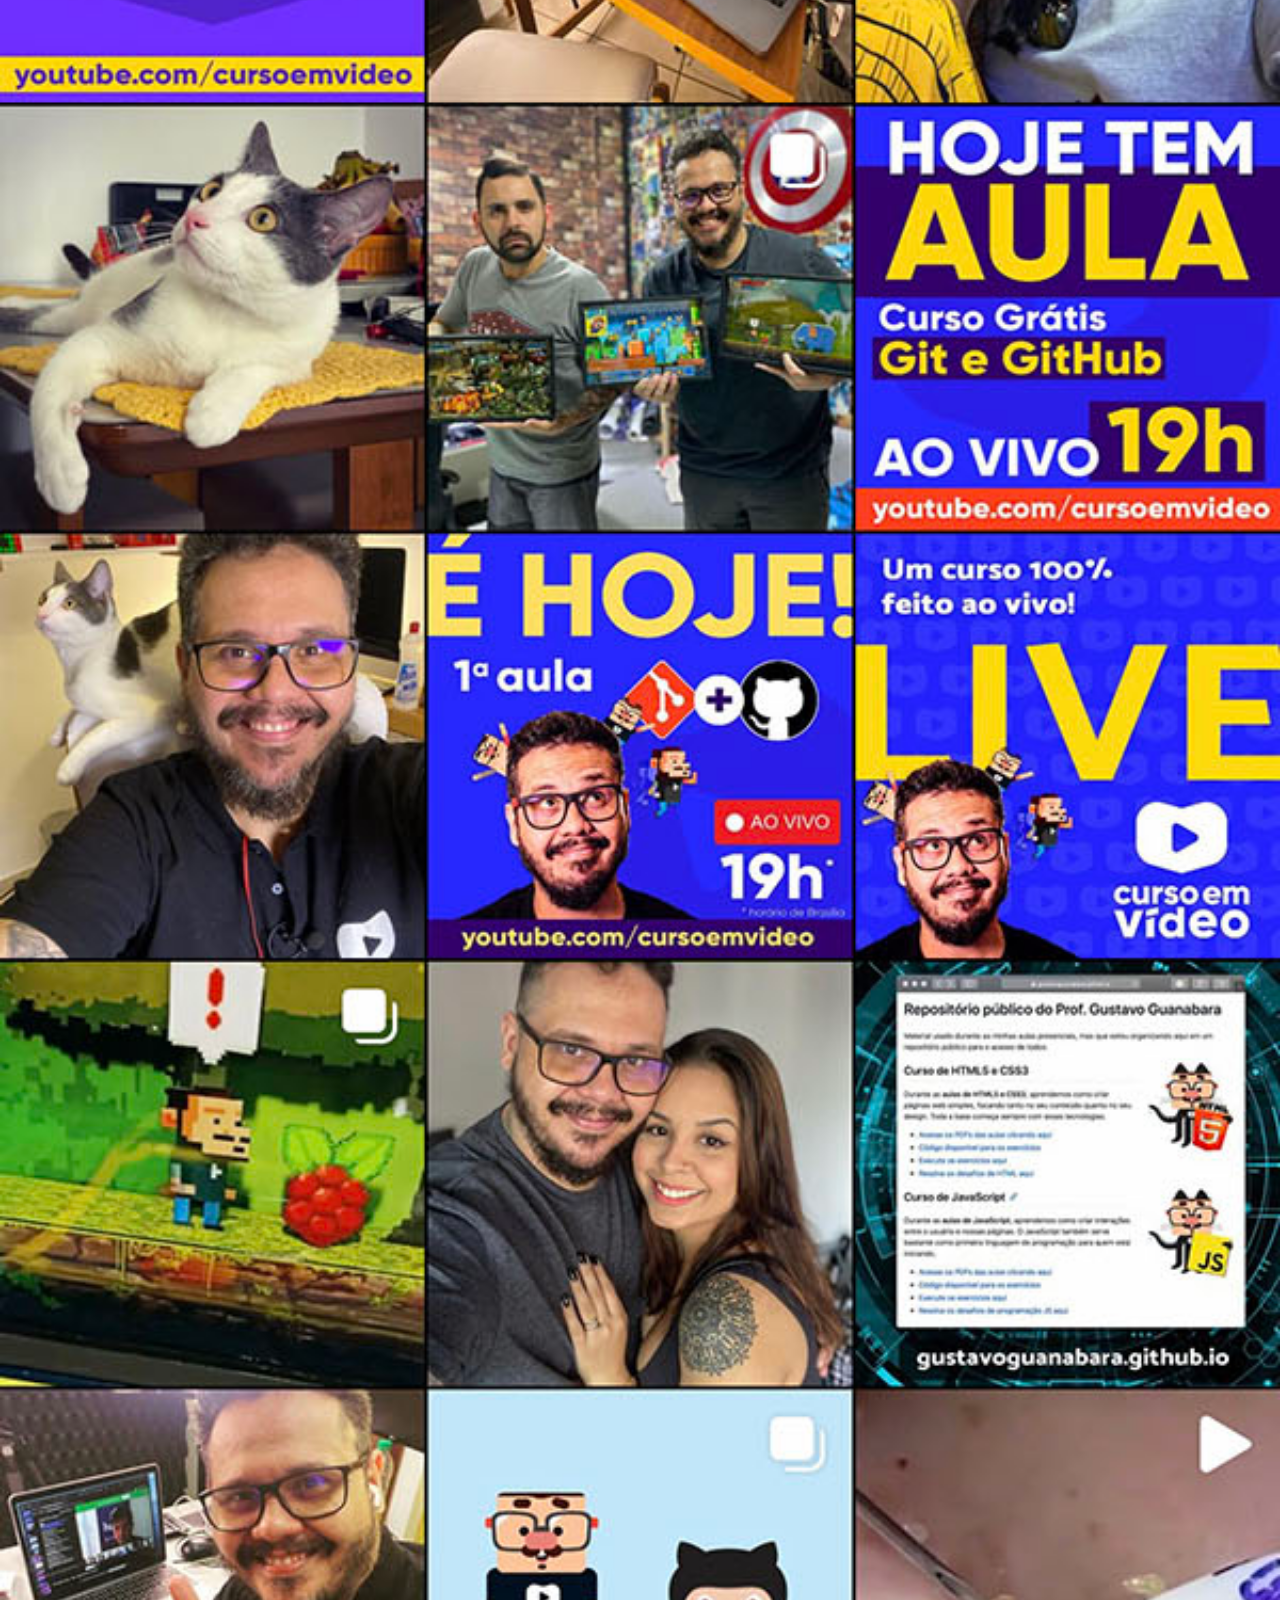
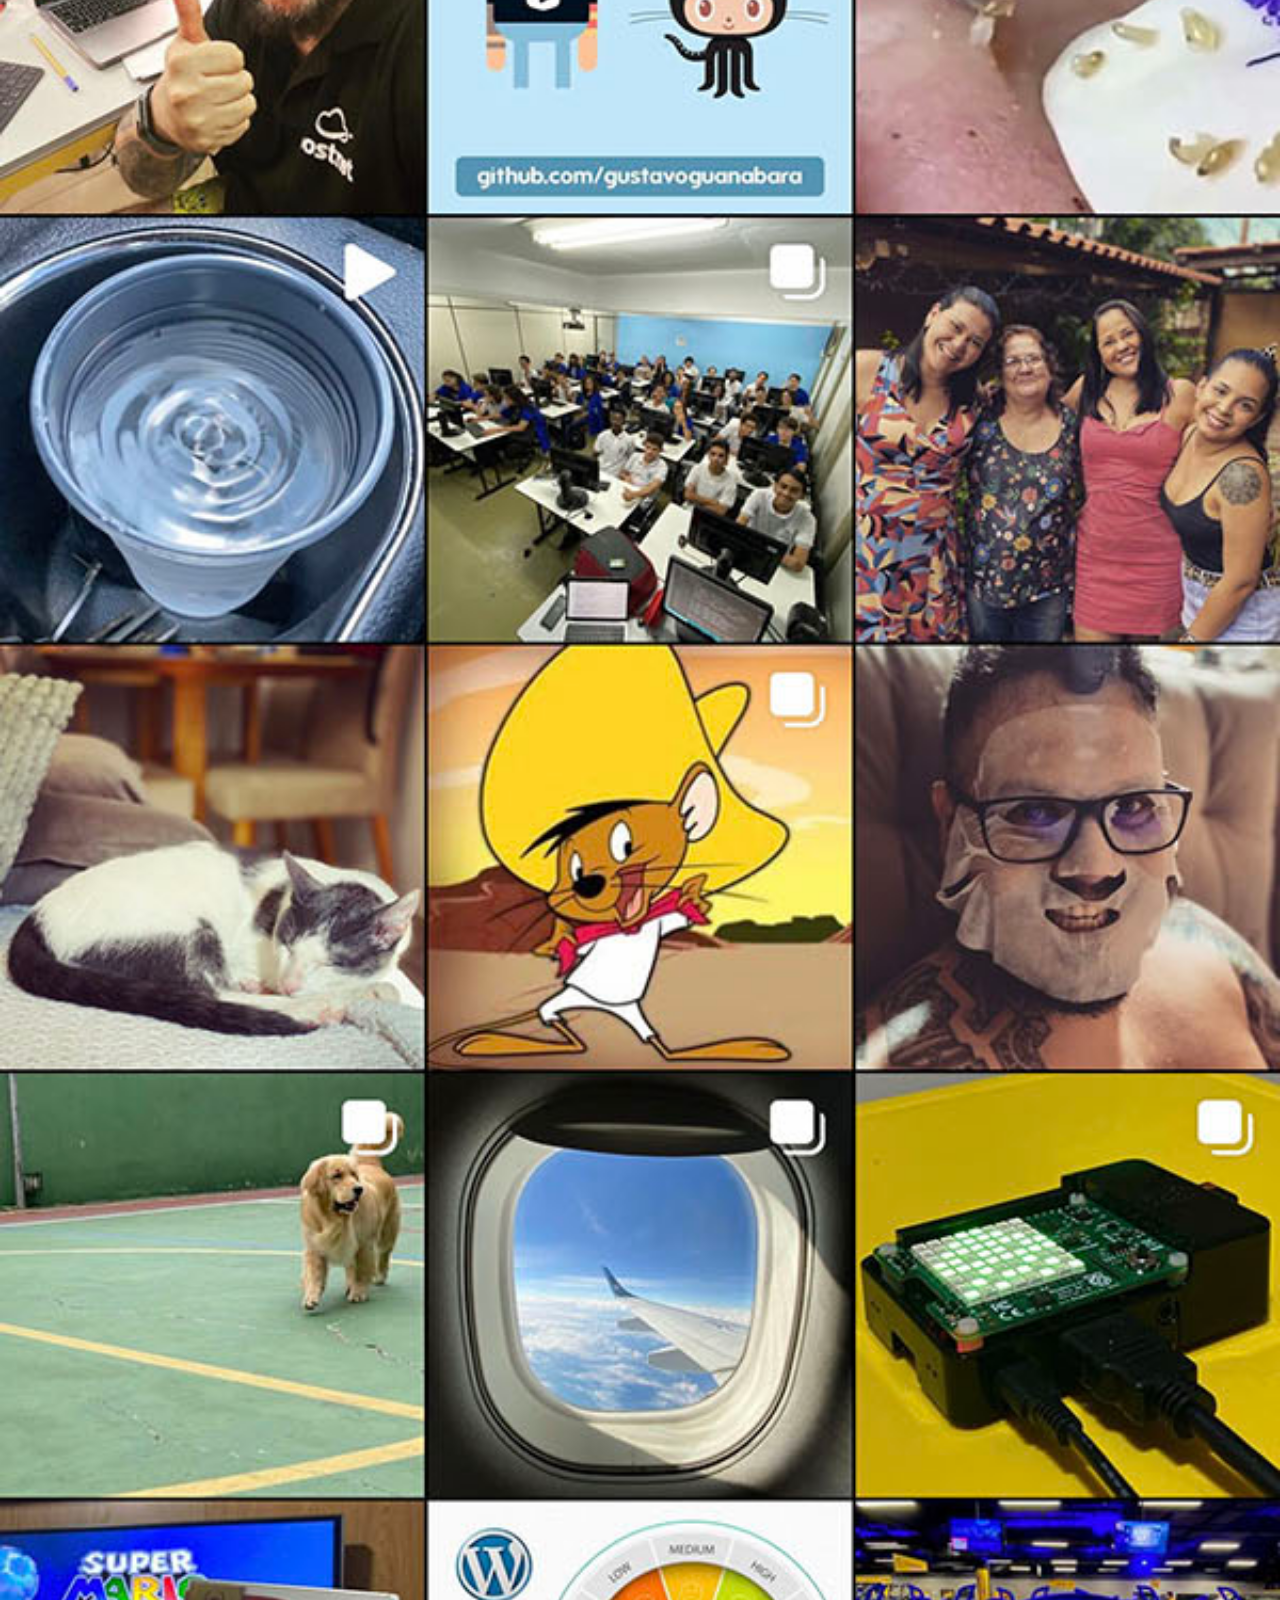
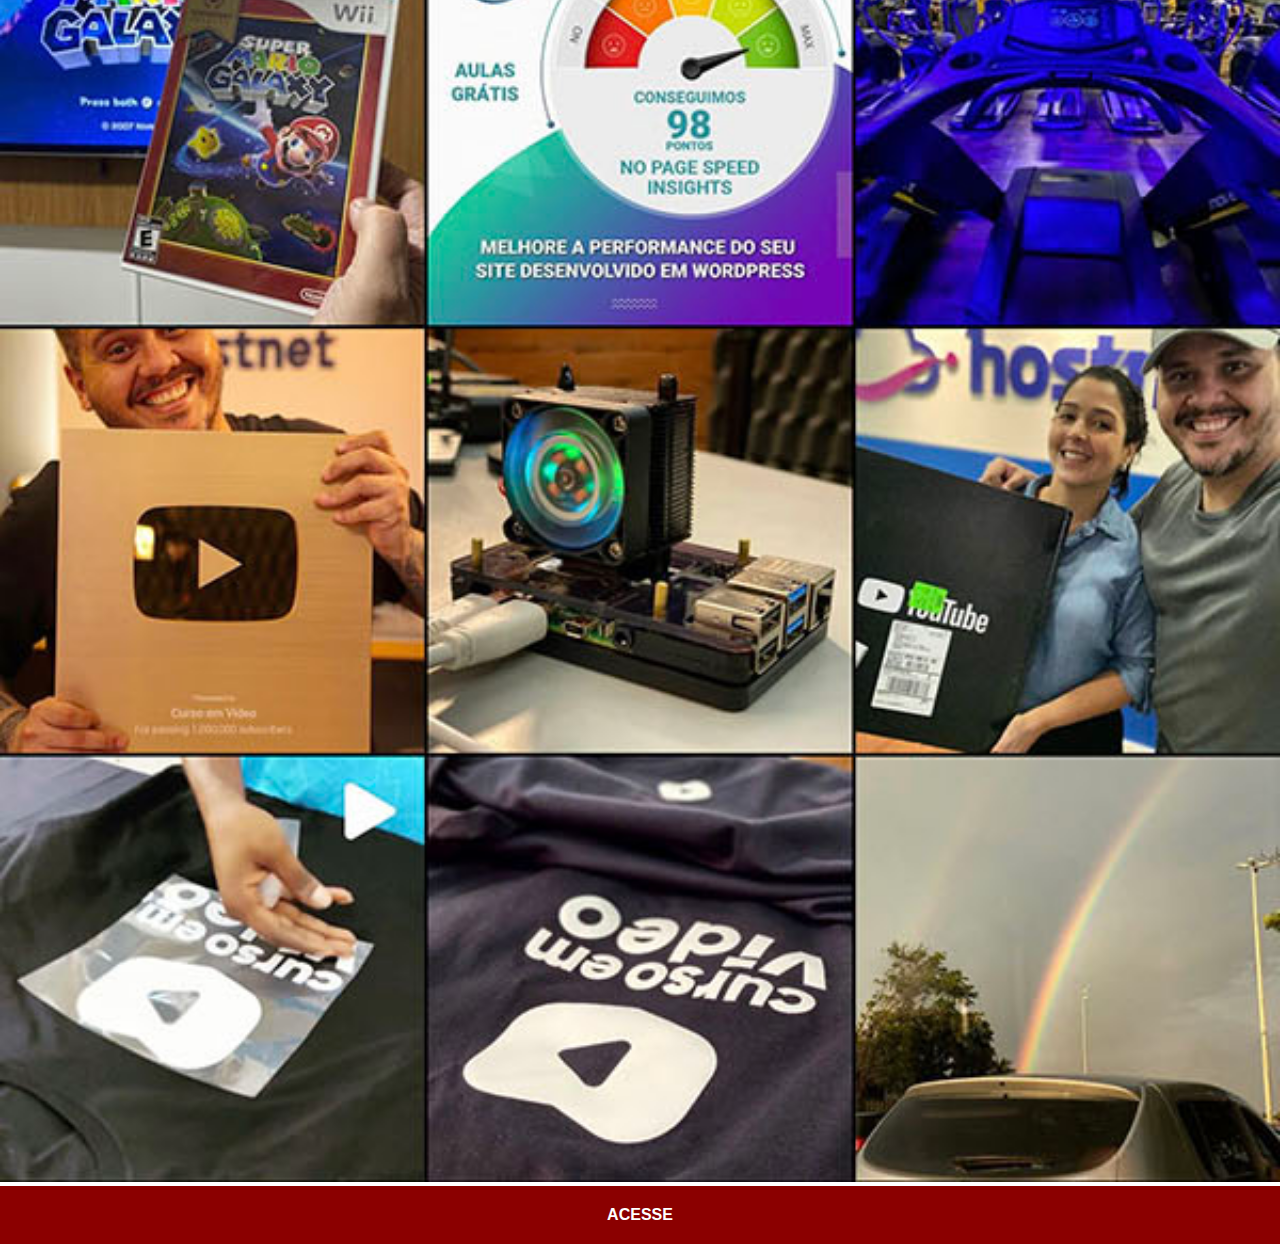
<file: instagram.html>
<!DOCTYPE html>
<html lang="pt-br">
<head>
    <meta charset="UTF-8">
    <meta name="viewport" content="width=device-width, initial-scale=1.0">
    <title>Instagram</title>
    <link rel="stylesheet" href="estilos/social.css">
</head>
<body>
    <img src="imagens/tela-instagram.jpg" alt="Instagram">
    <a href="https://www.instagram.com/gustavoguanabara/" target="_blank">ACESSE</a>
</body>
</html>
</file>
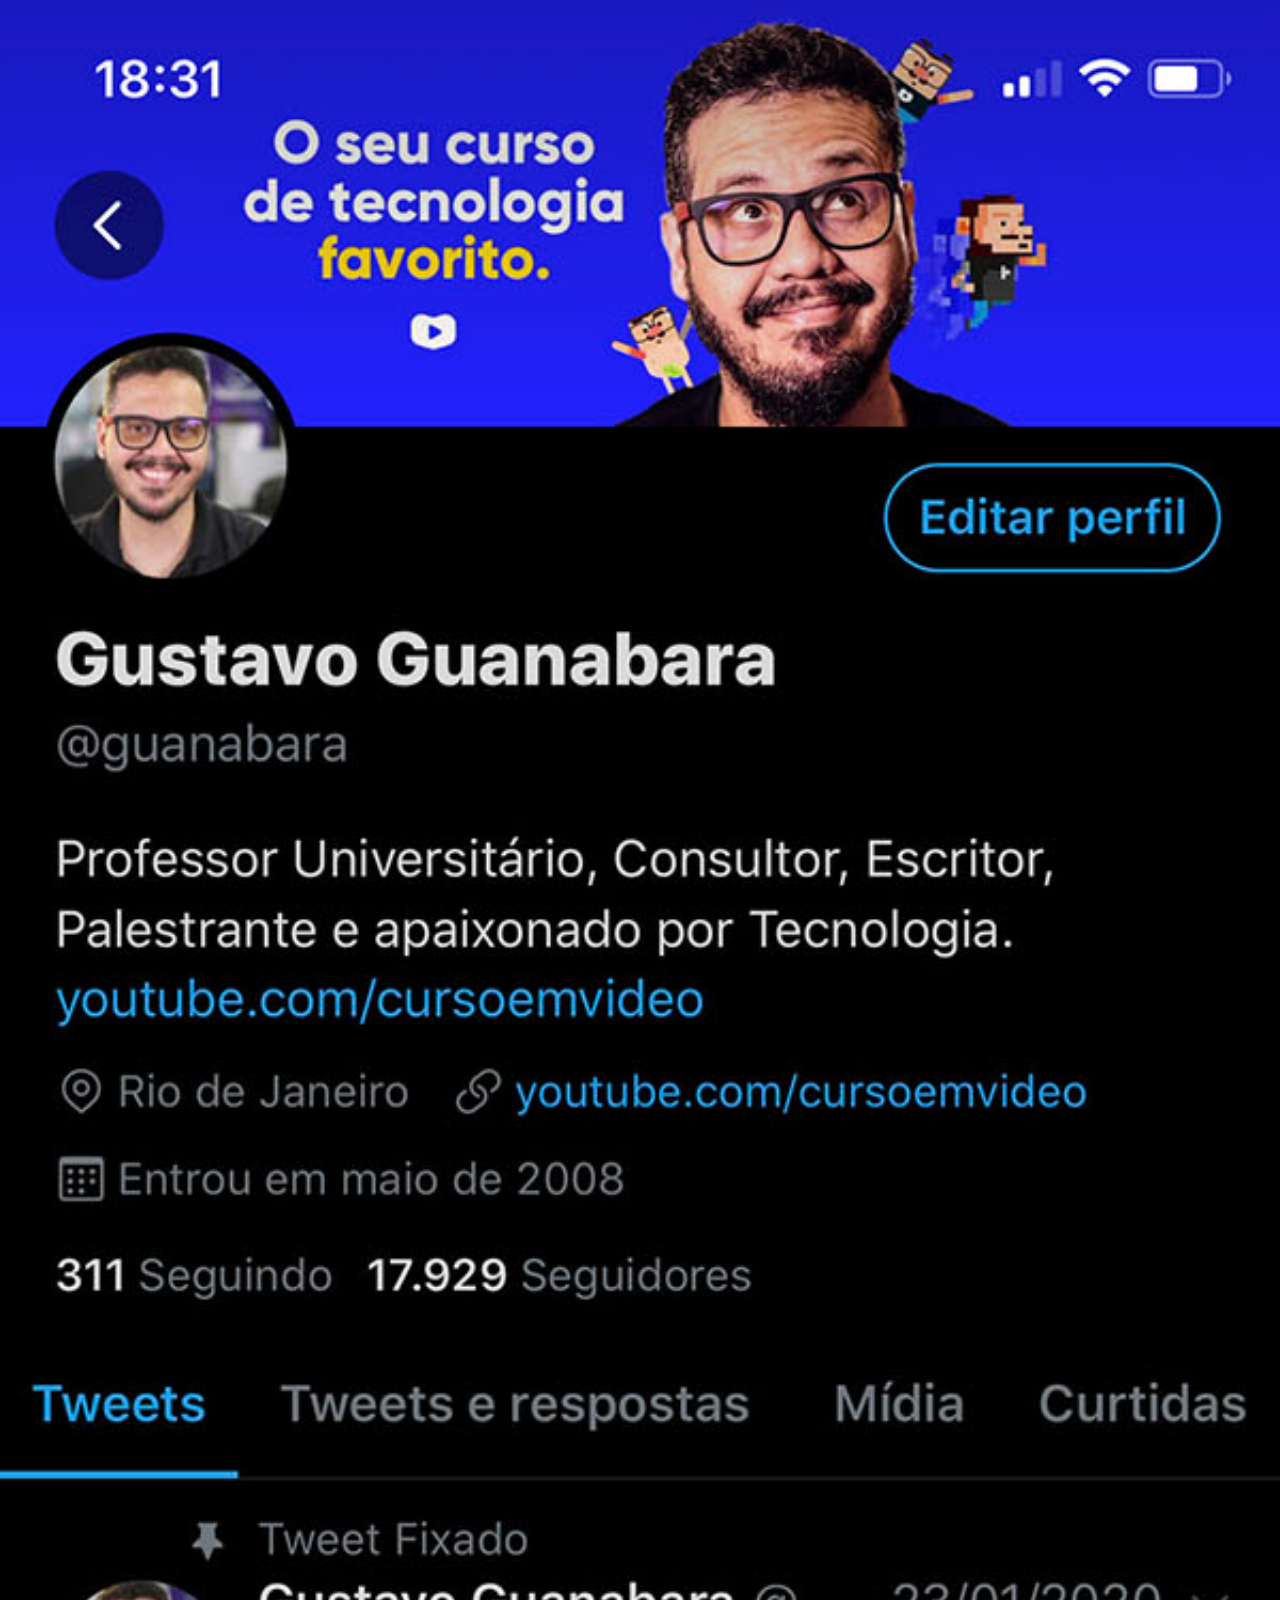
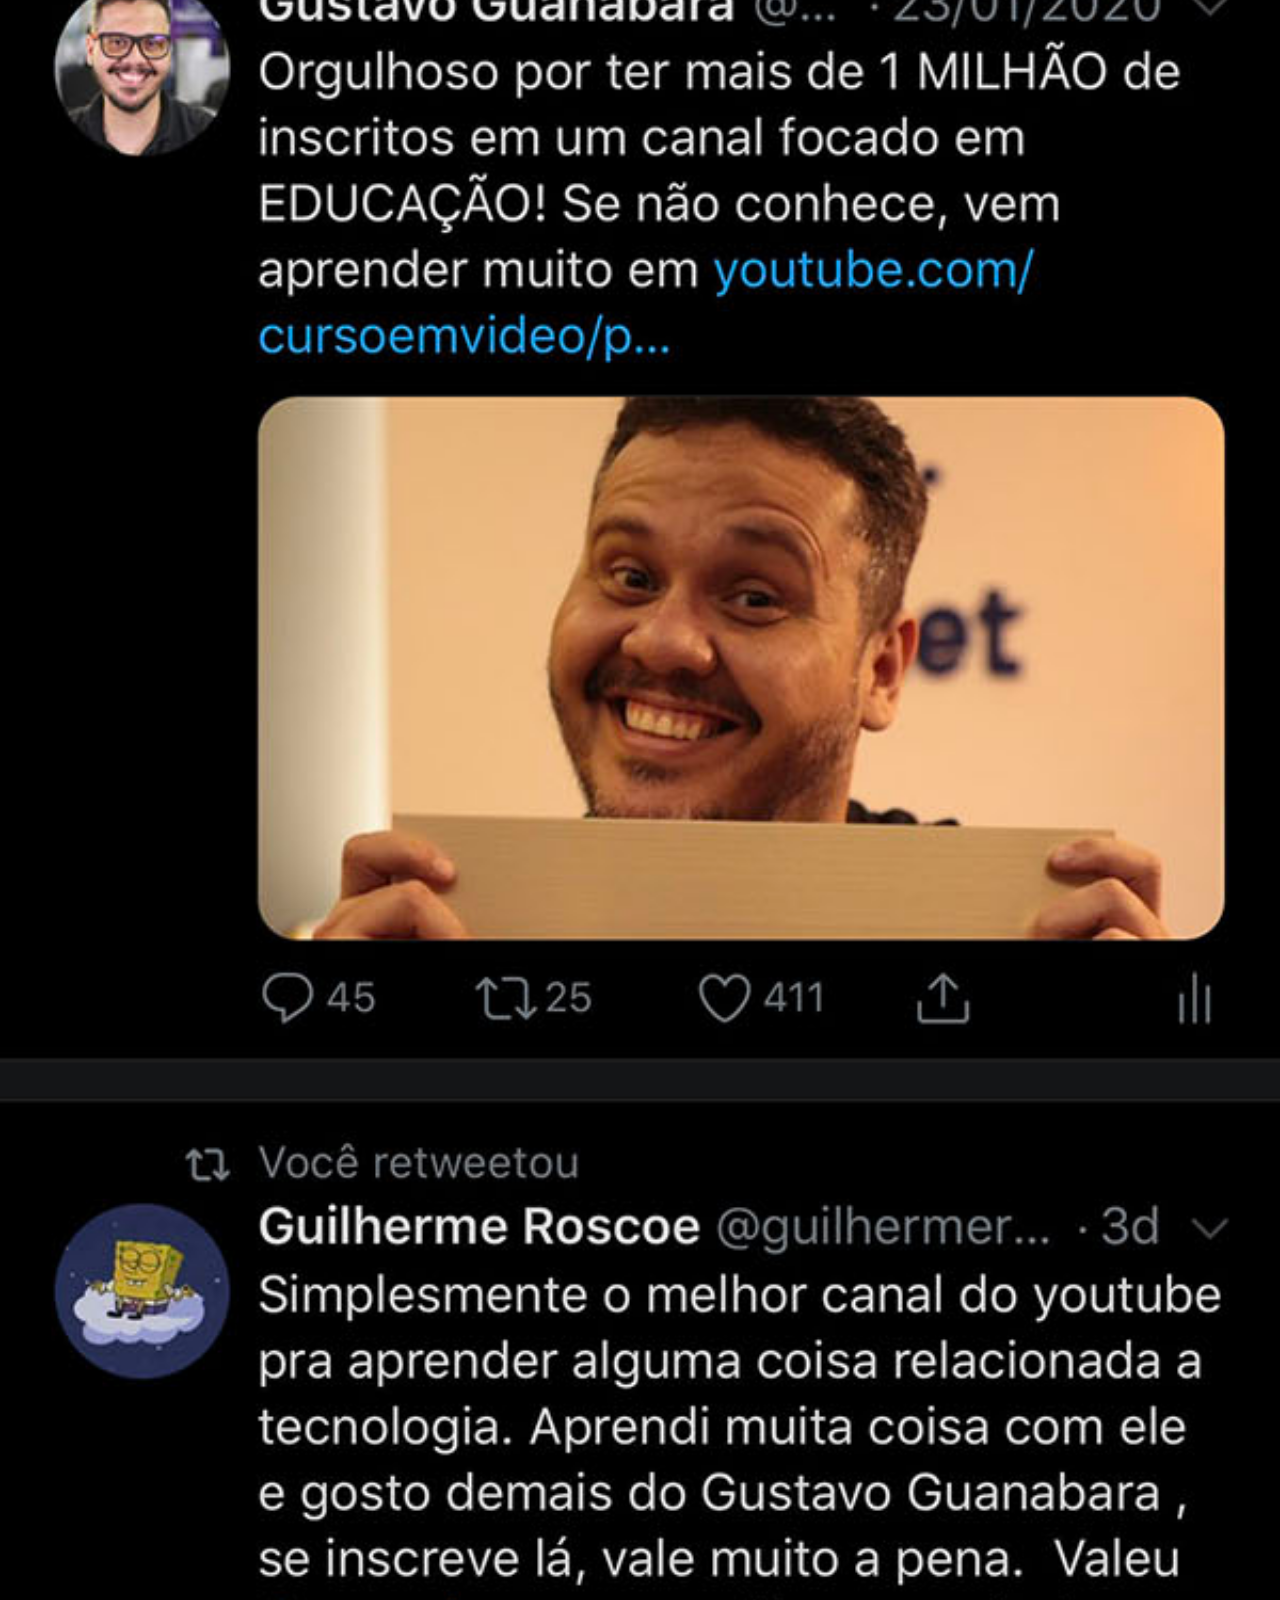
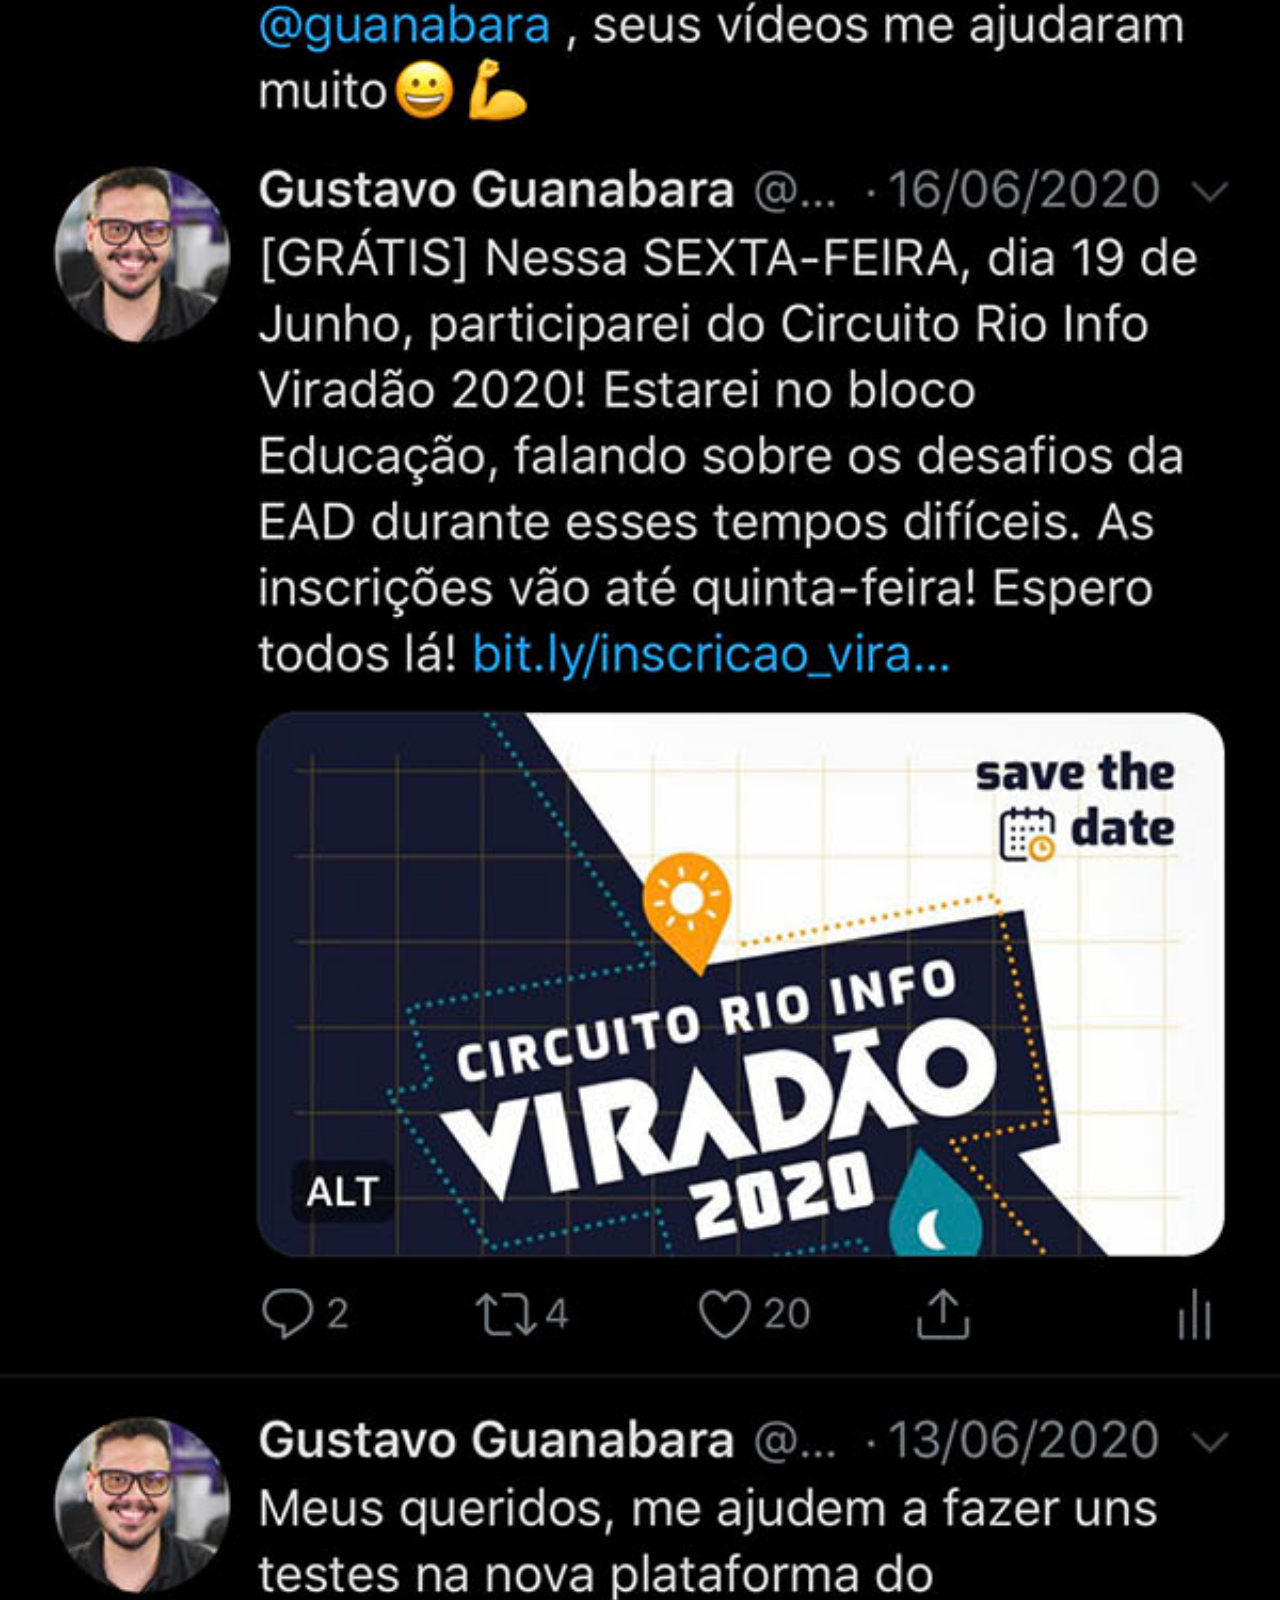
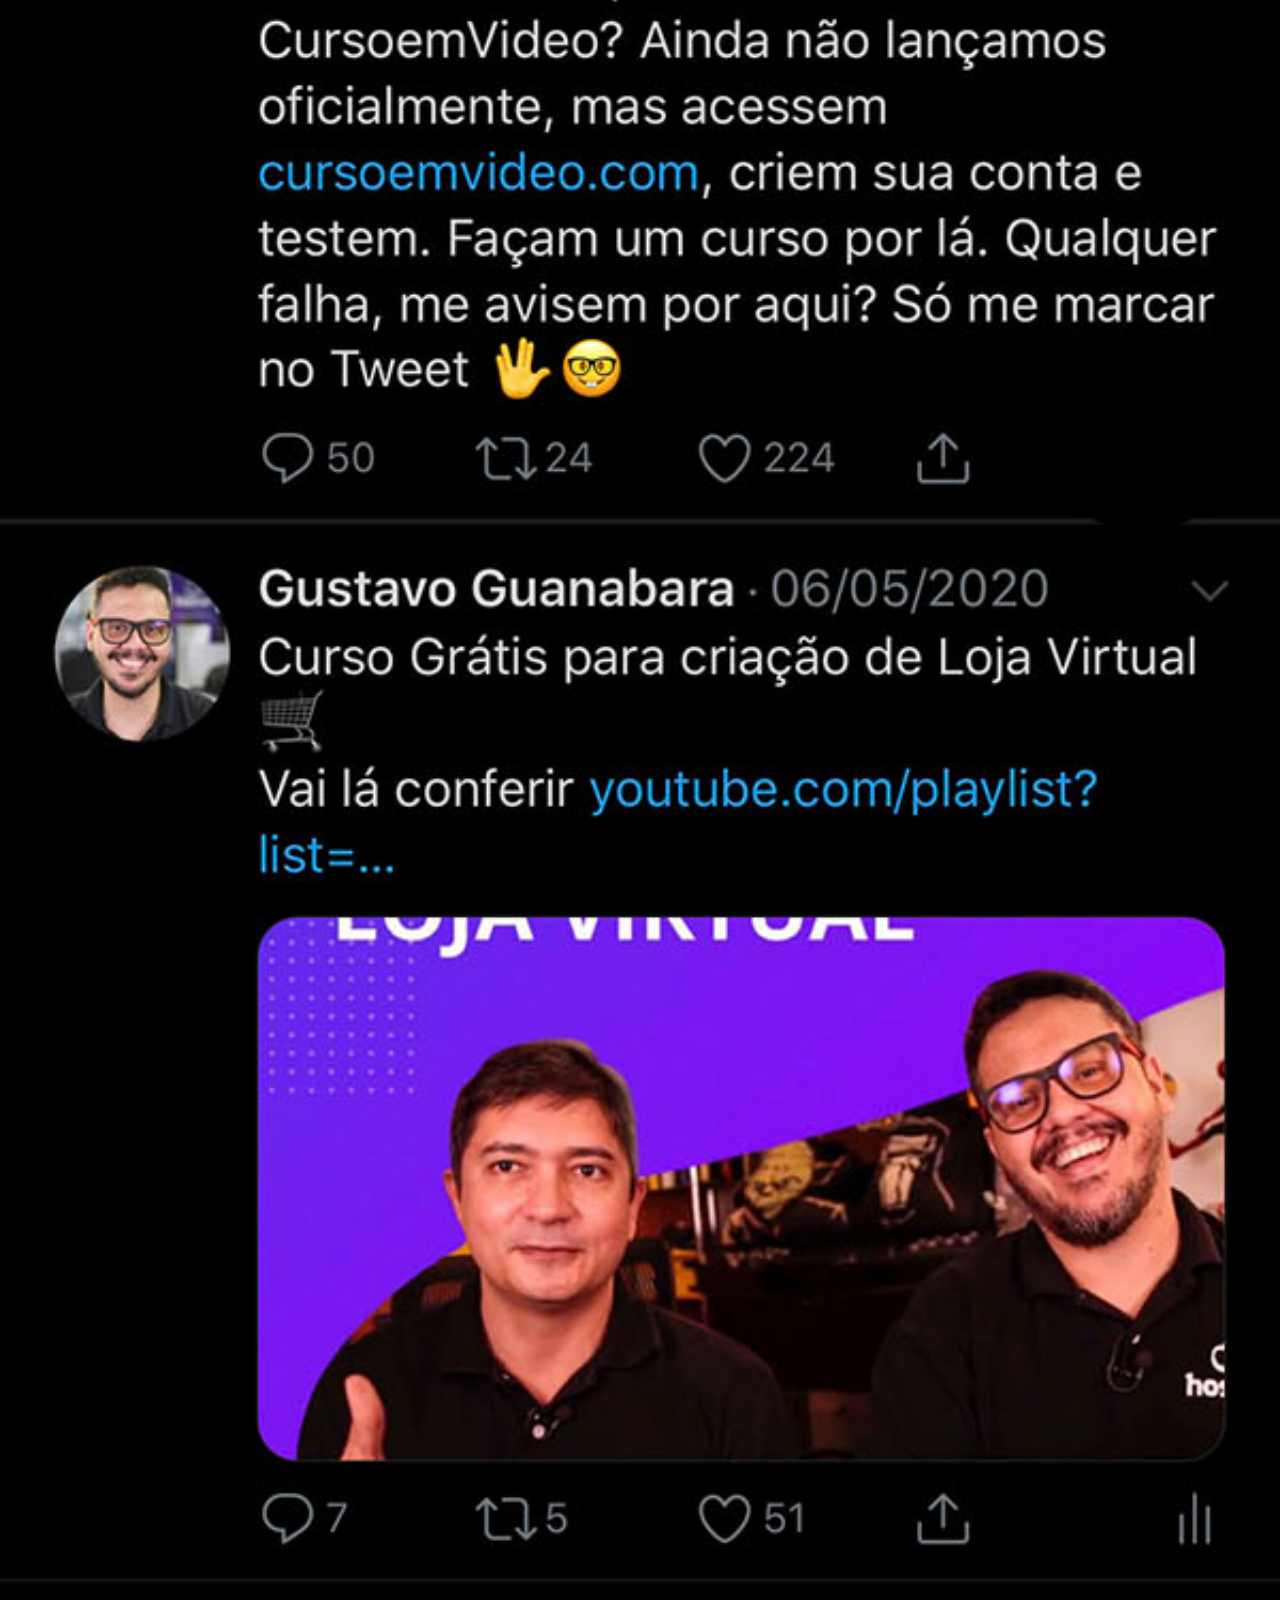
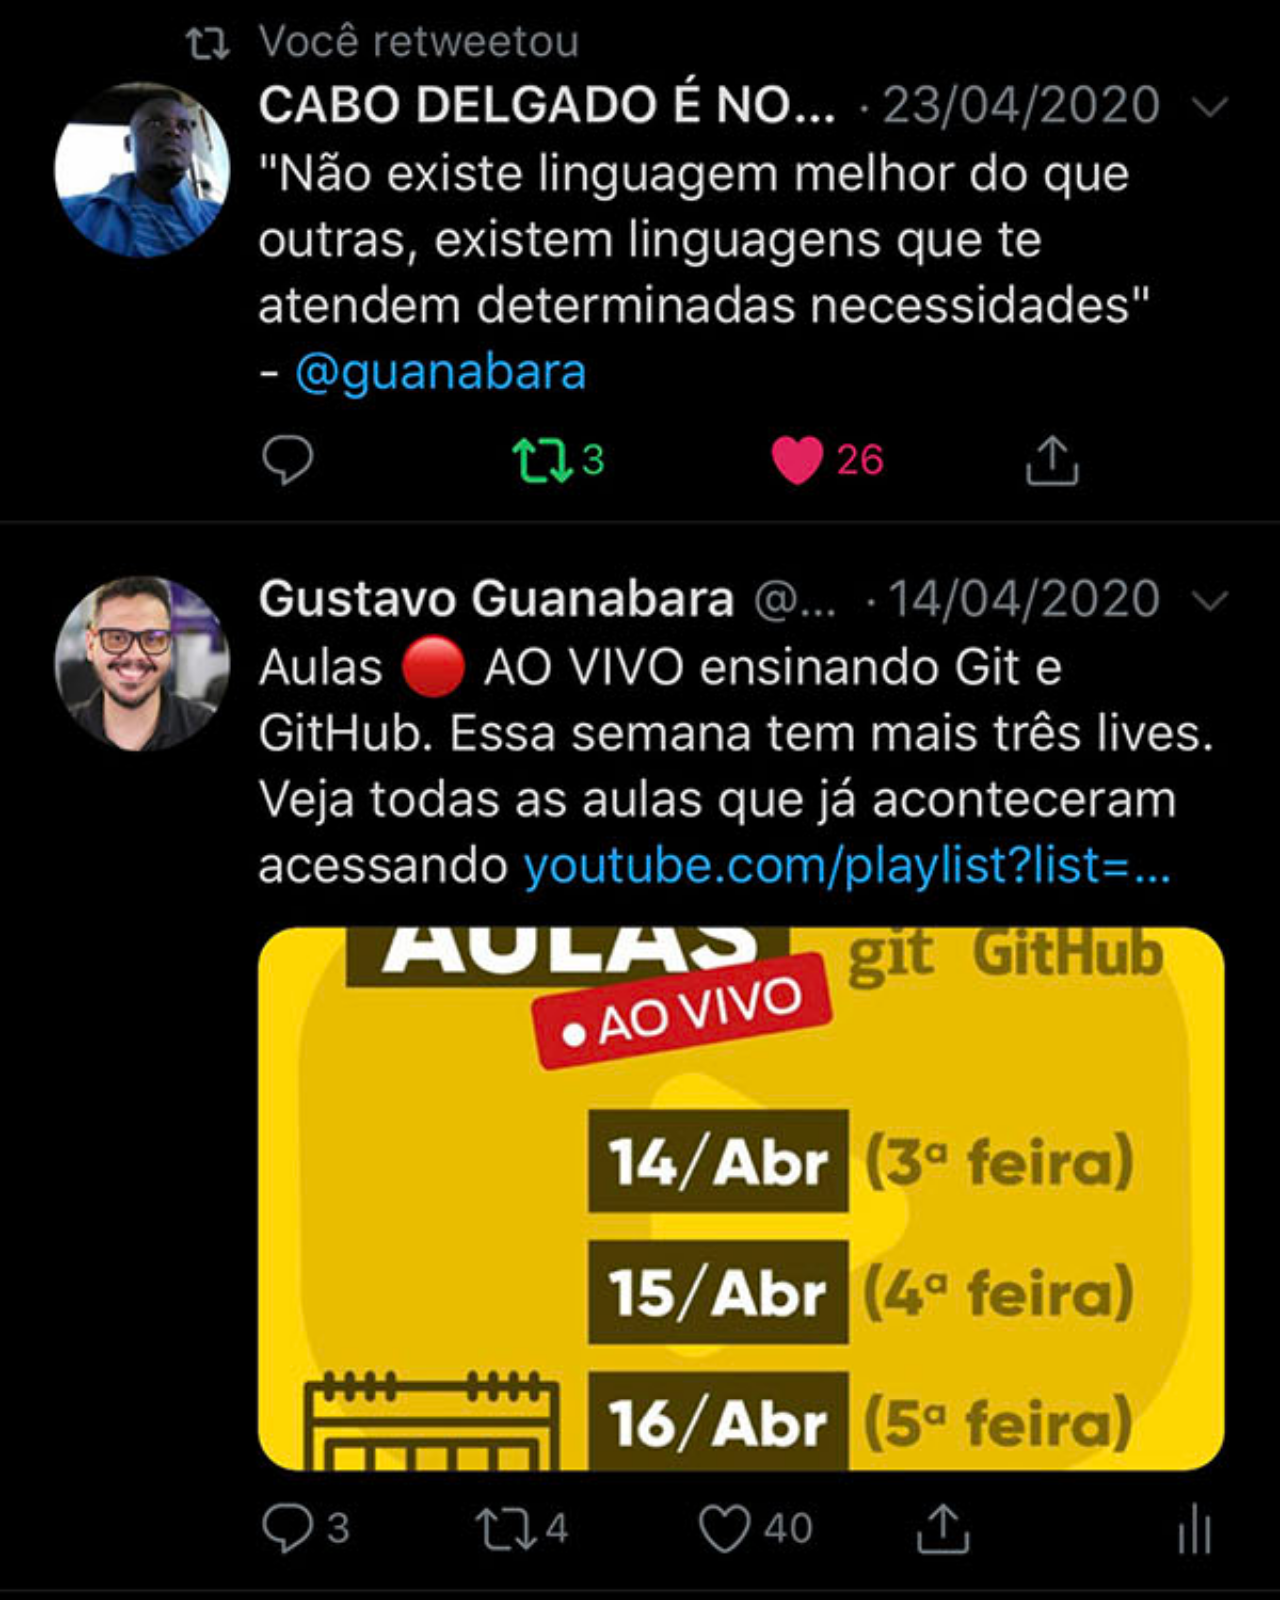
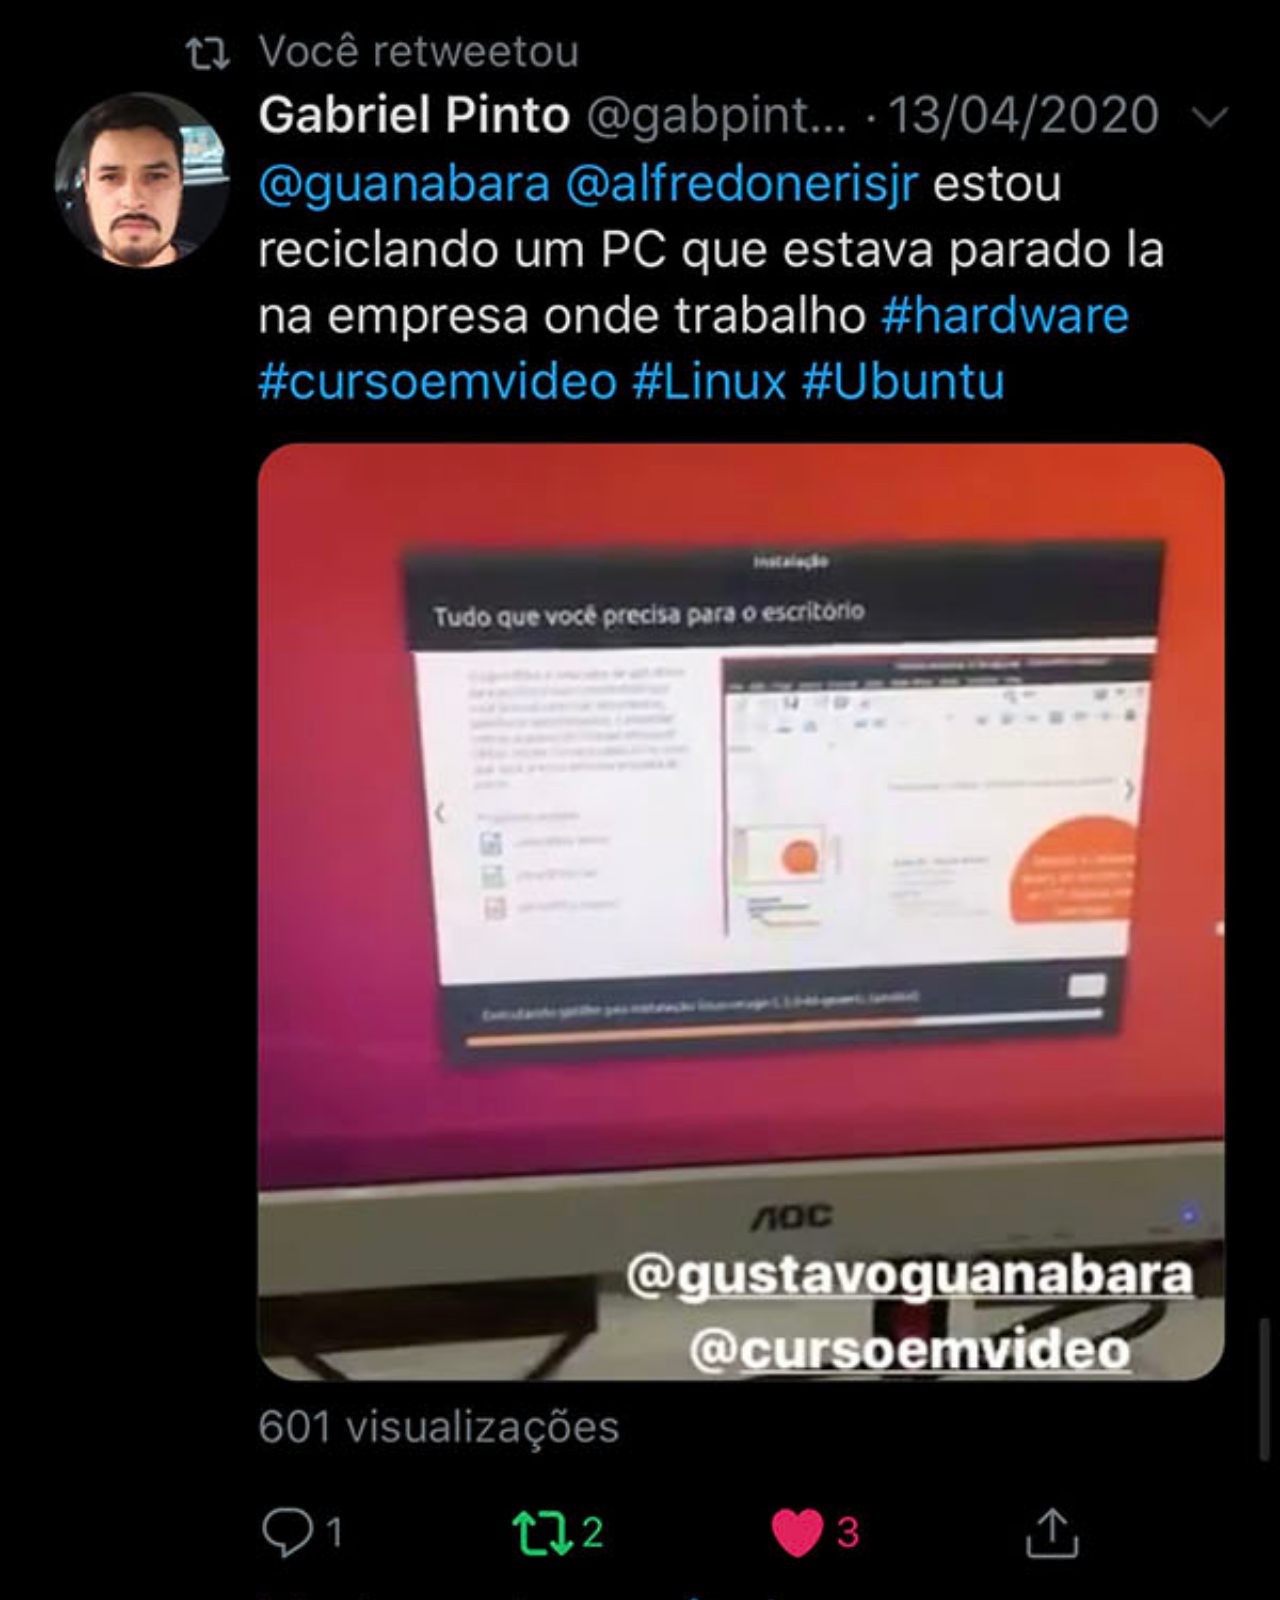
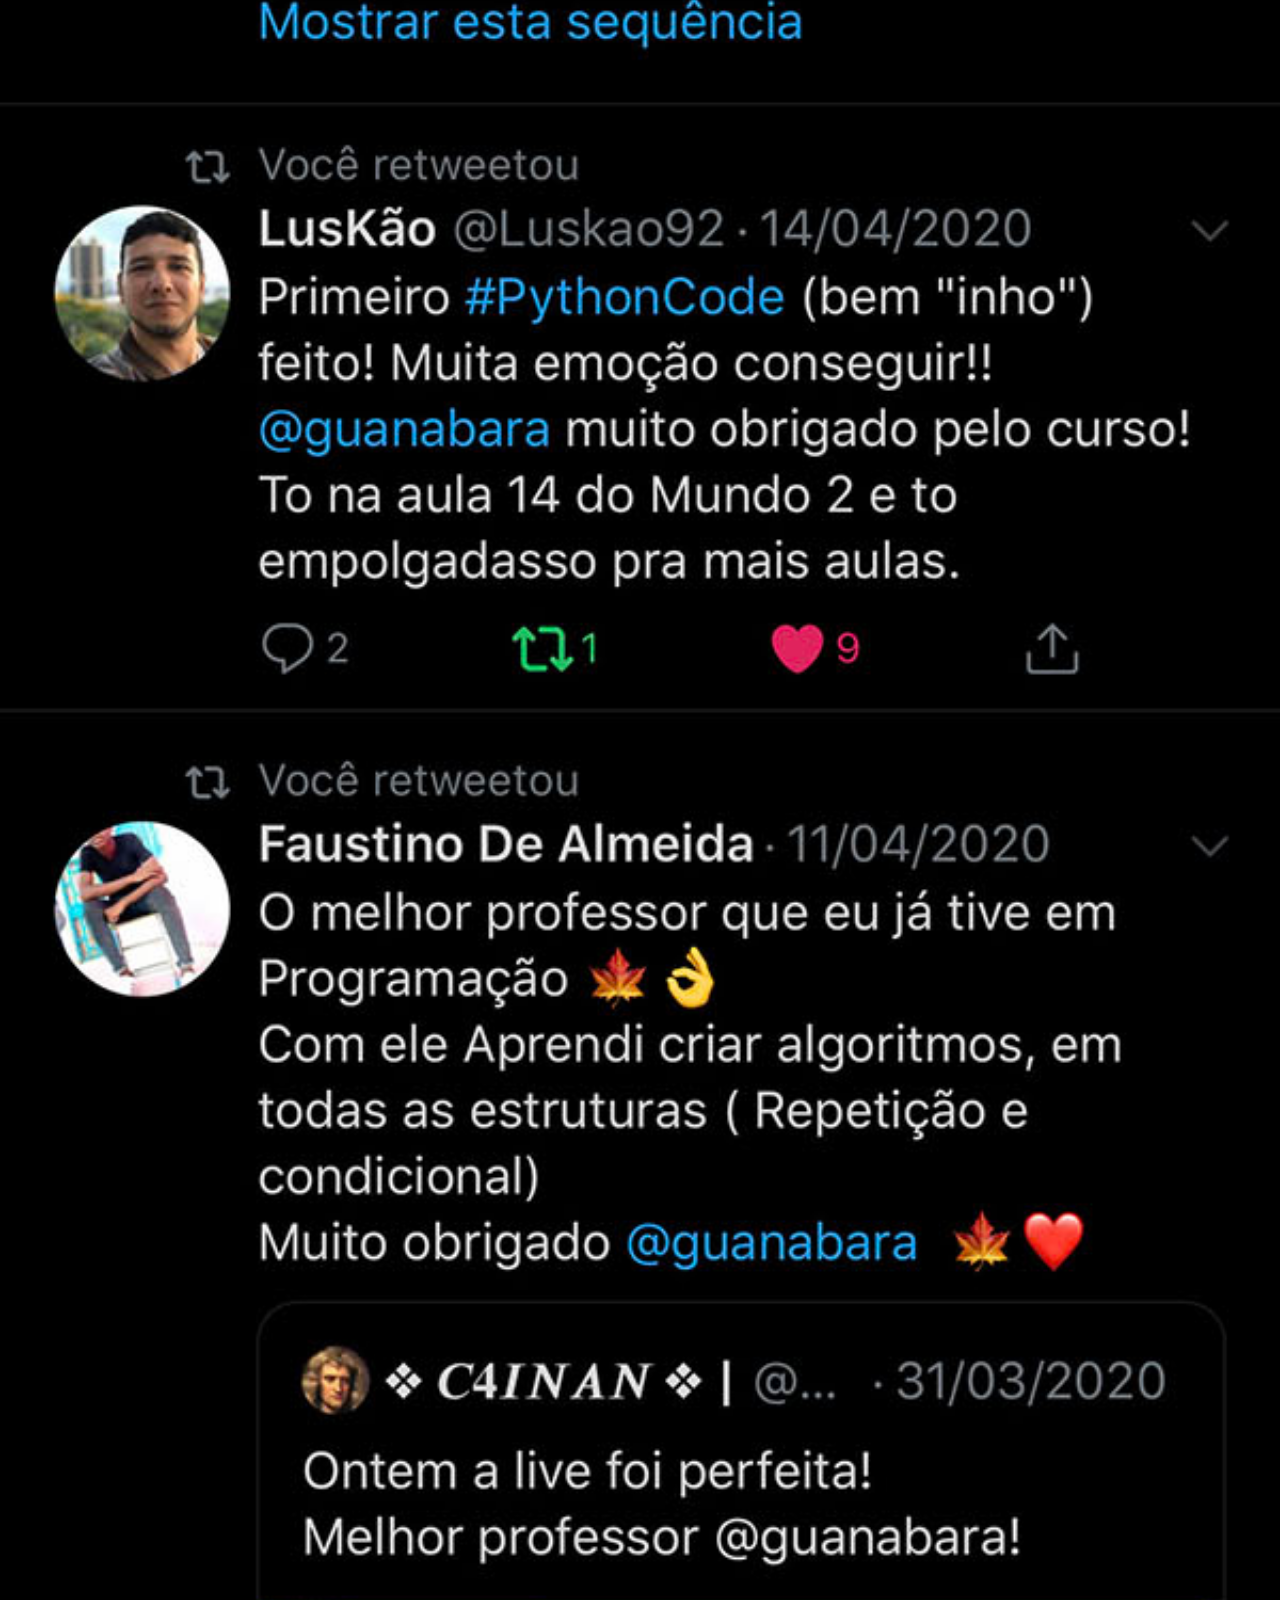
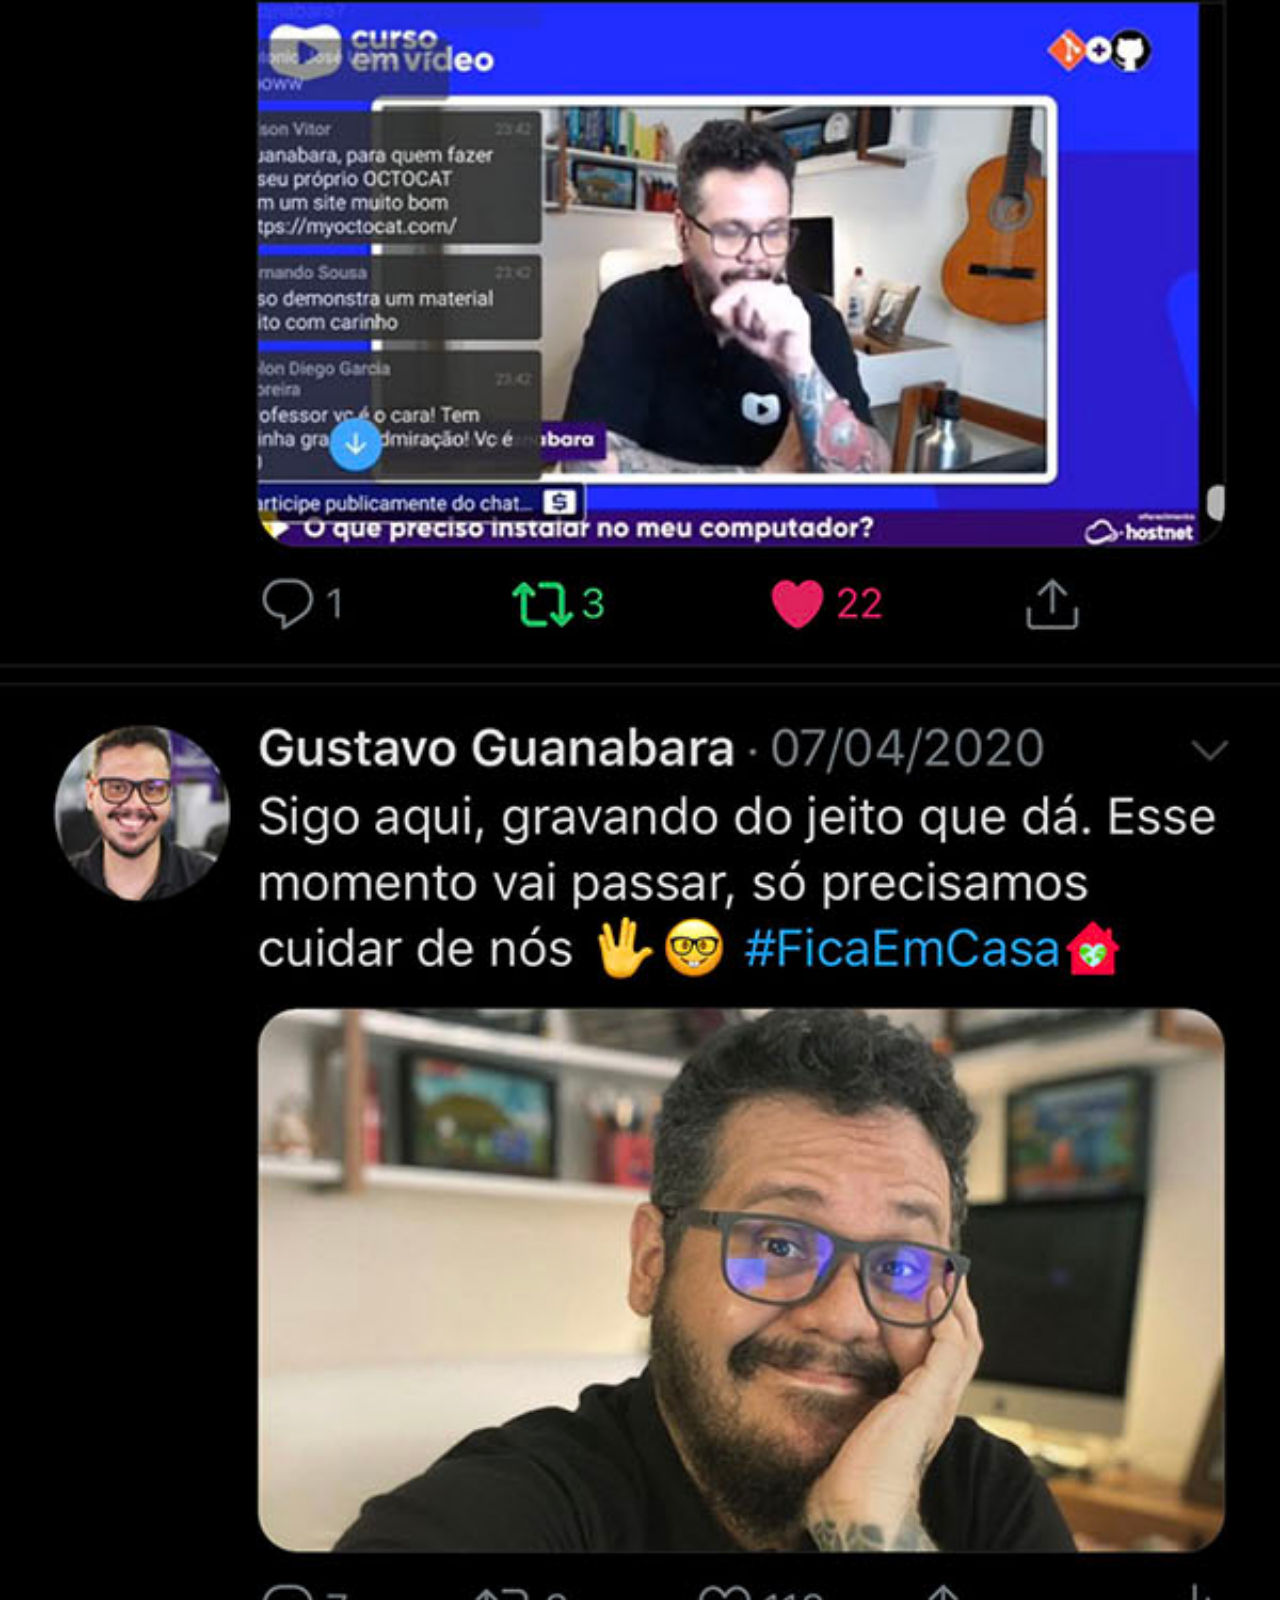
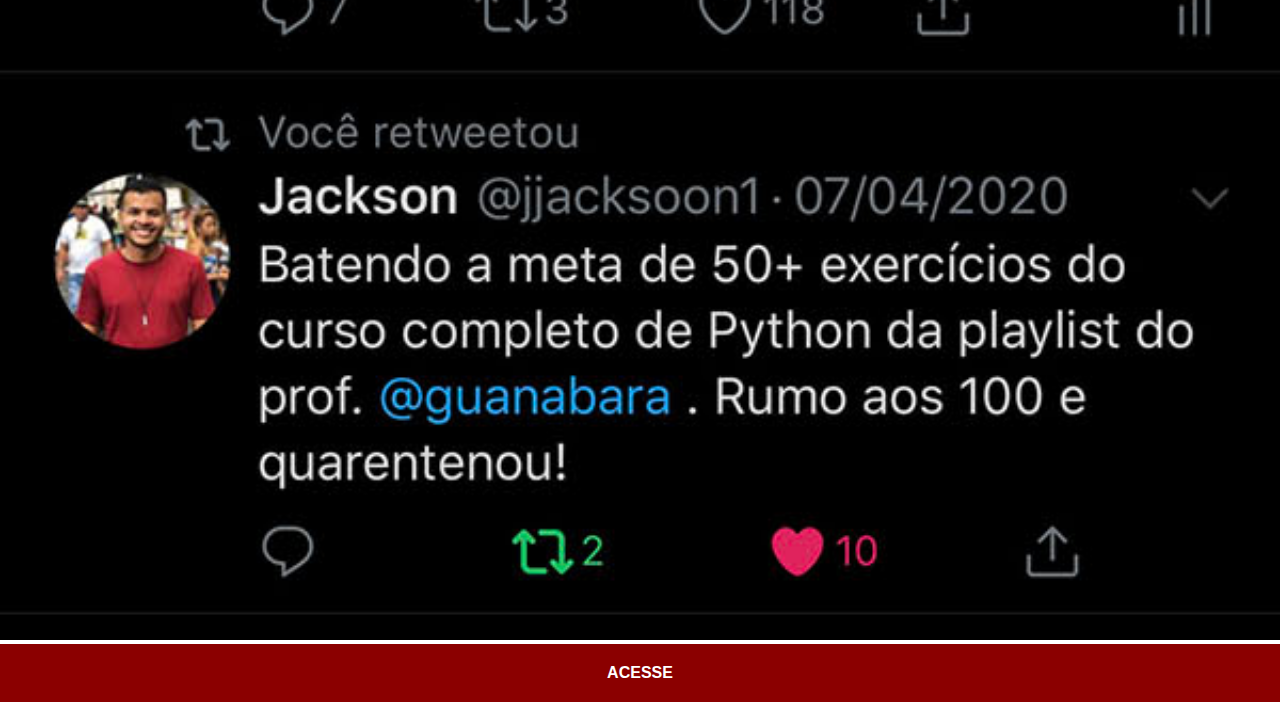
<file: twitter.html>
<!DOCTYPE html>
<html lang="pt-br">
<head>
    <meta charset="UTF-8">
    <meta name="viewport" content="width=device-width, initial-scale=1.0">
    <title>Twitter</title>
    <link rel="stylesheet" href="estilos/social.css">
</head>
<body>
    <img src="imagens/tela-twitter.jpg" alt="Twitter">
    <a href="https://twitter.com/guanabara" target="_blank">ACESSE</a>
</body>
</html>
</file>
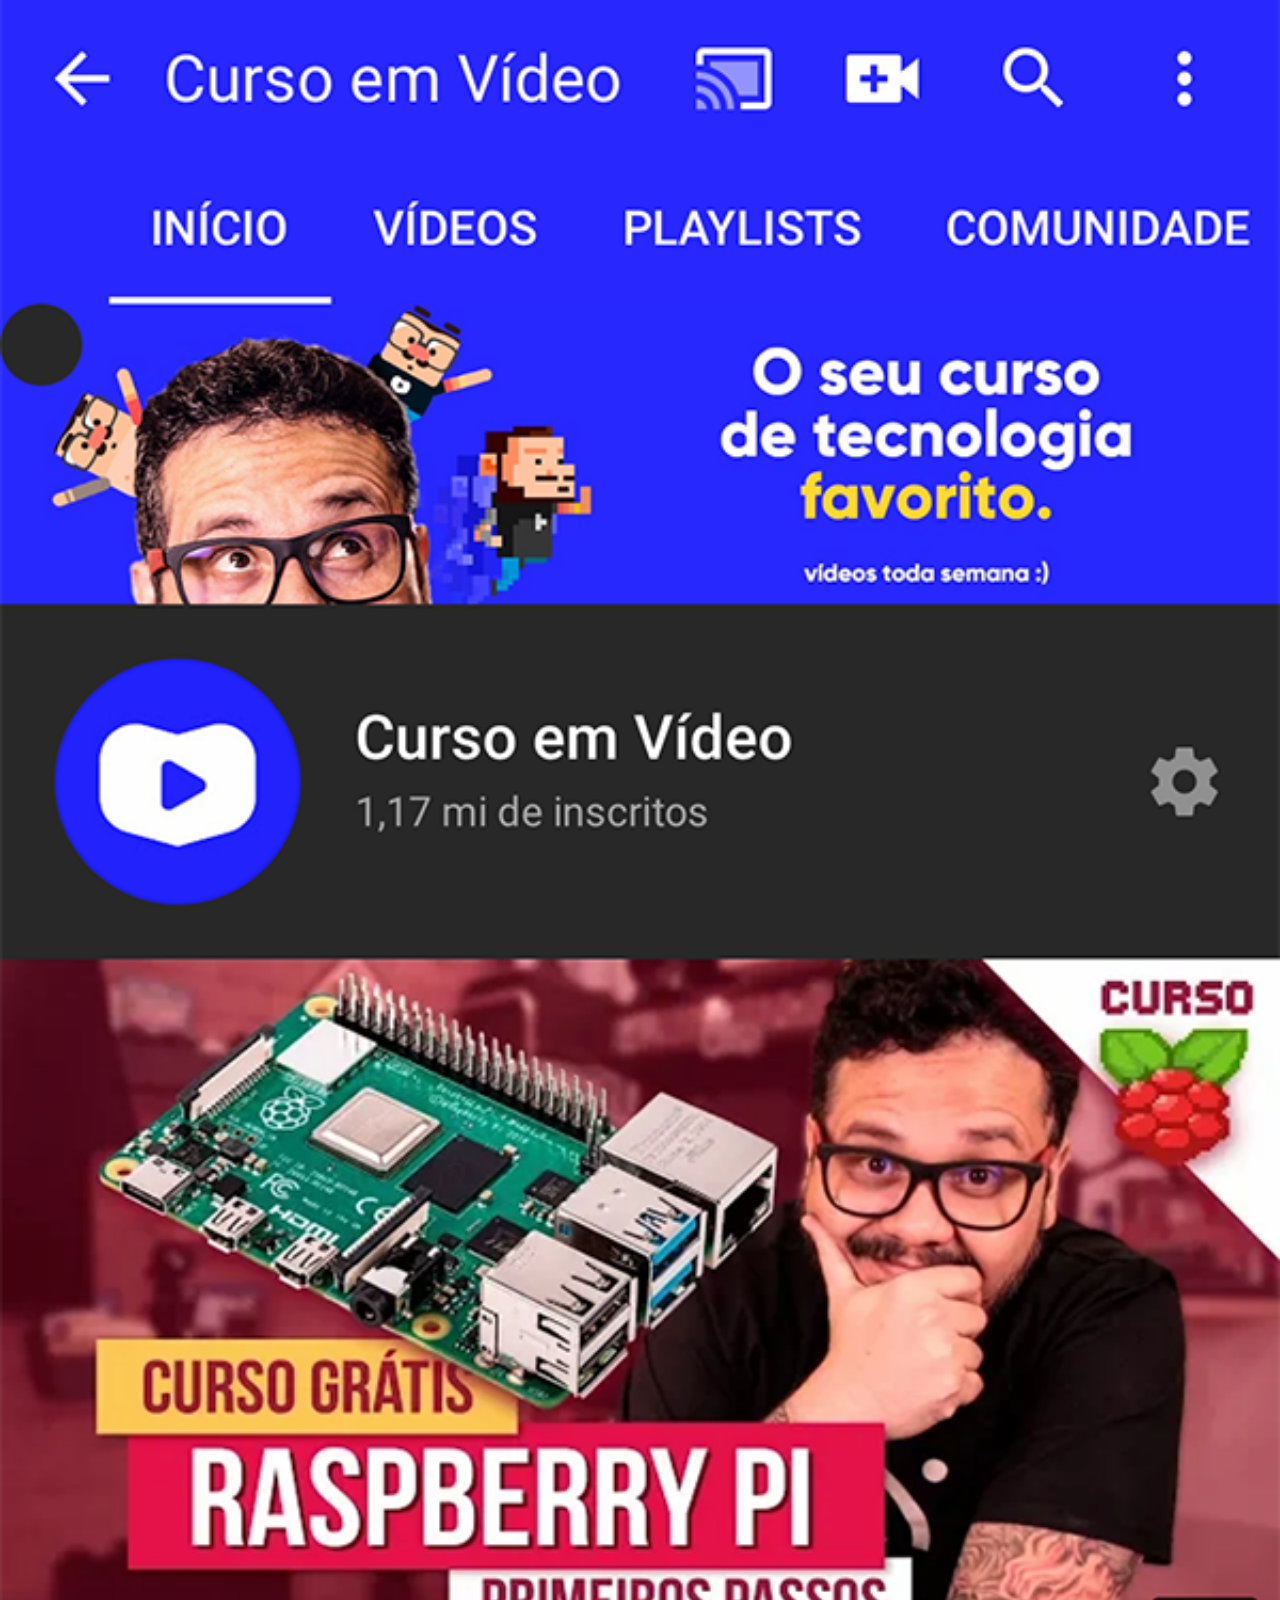
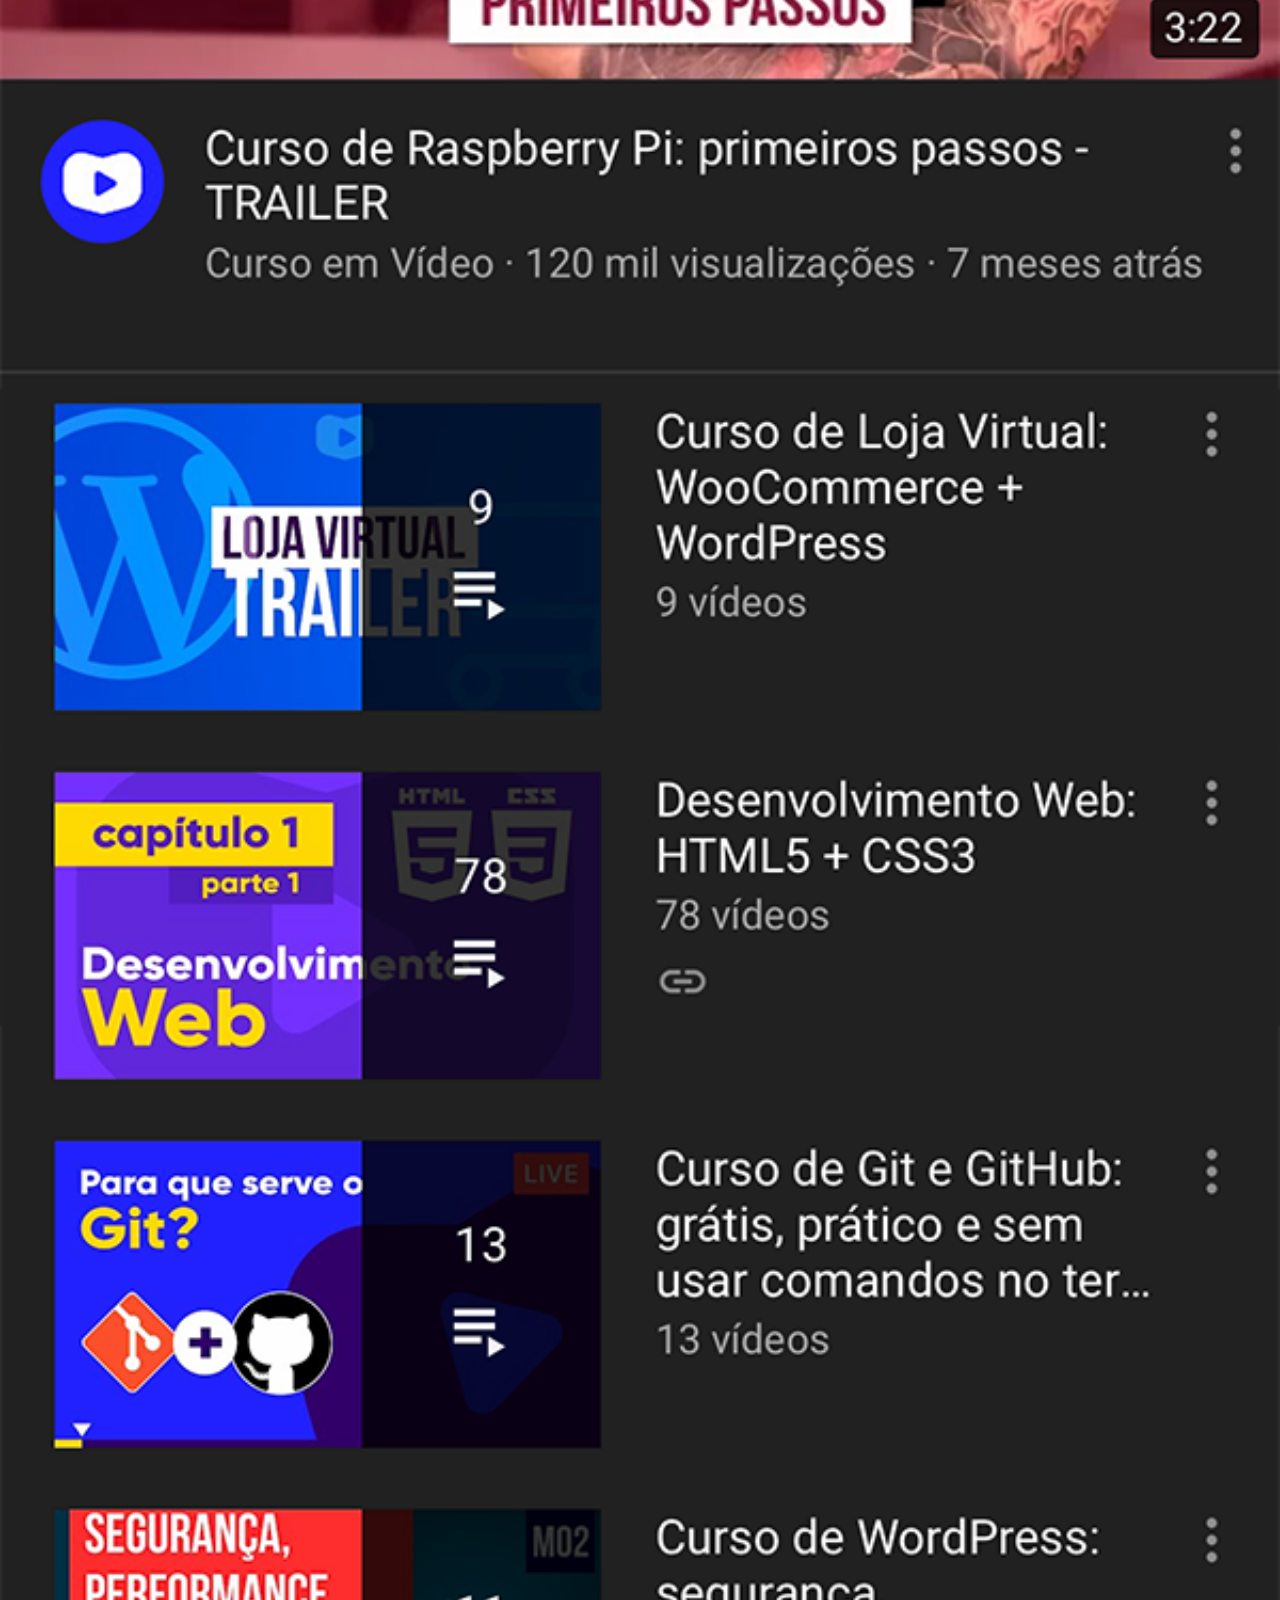
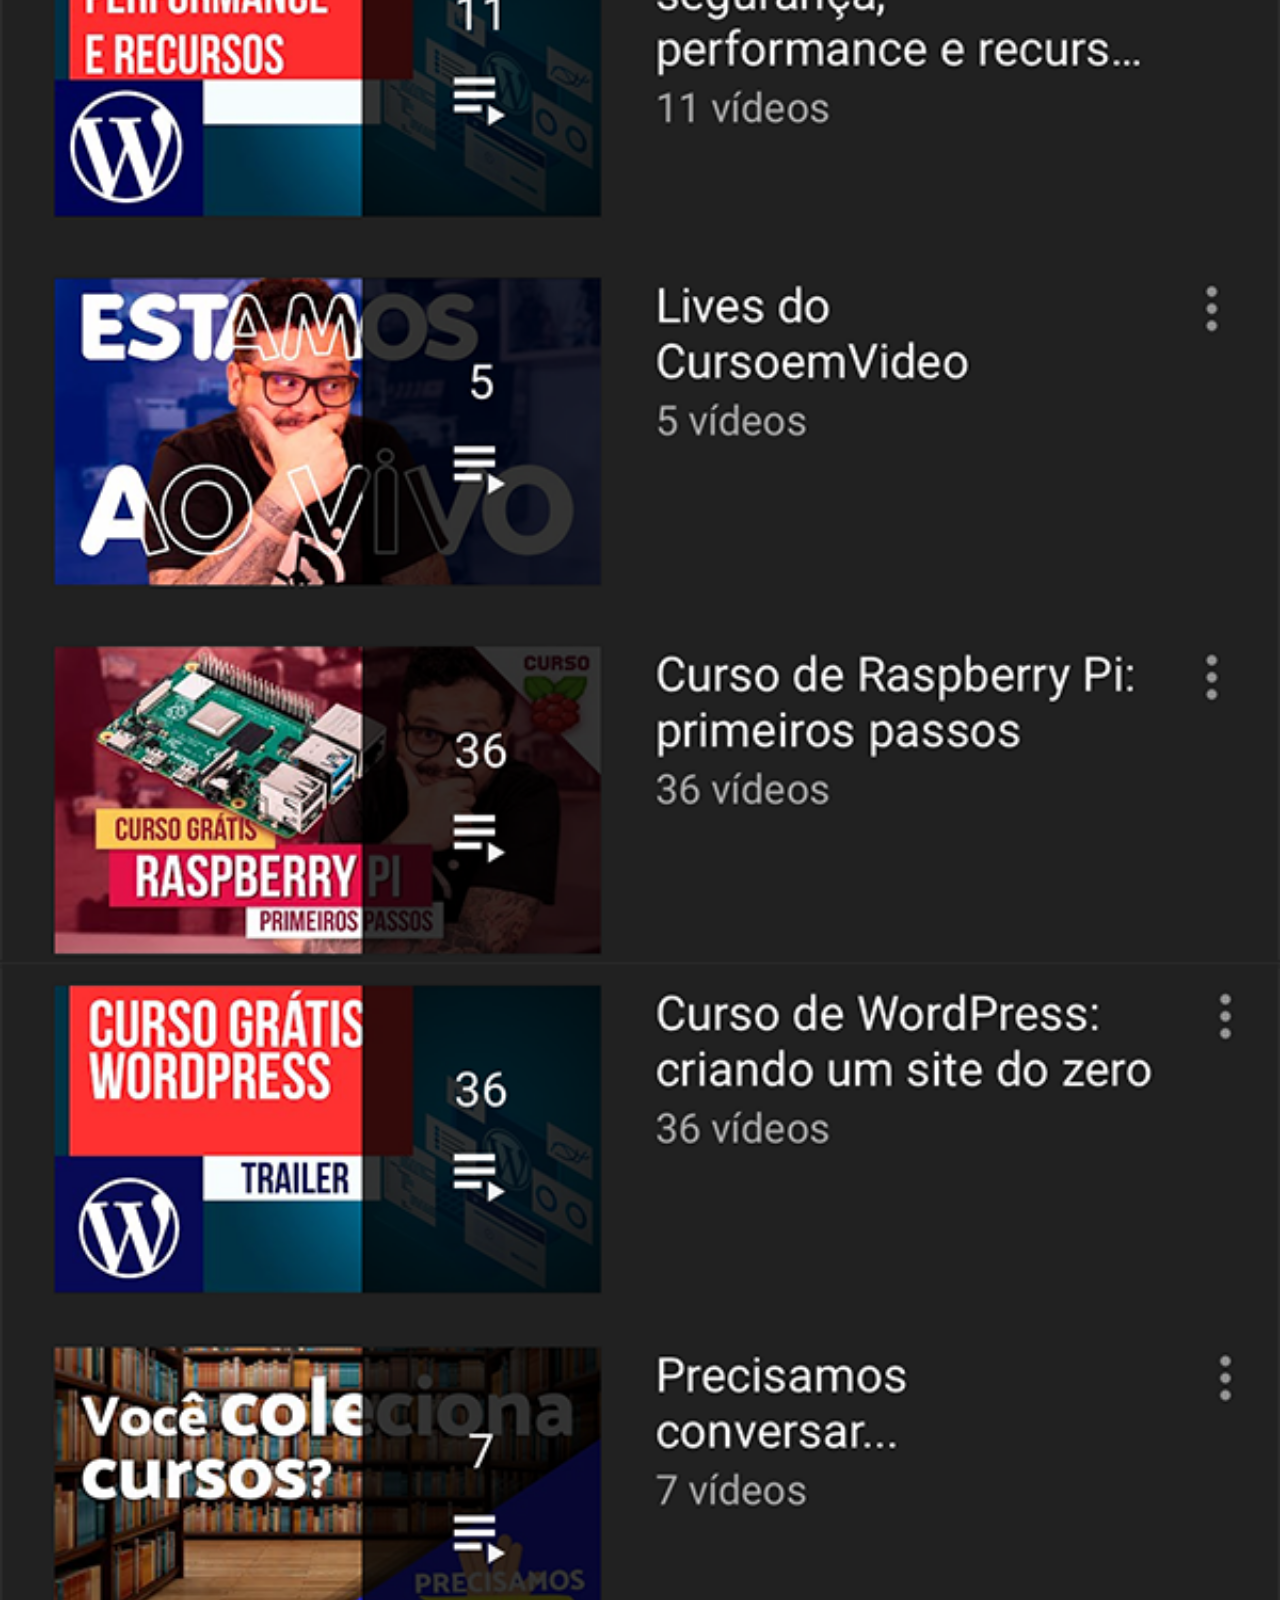
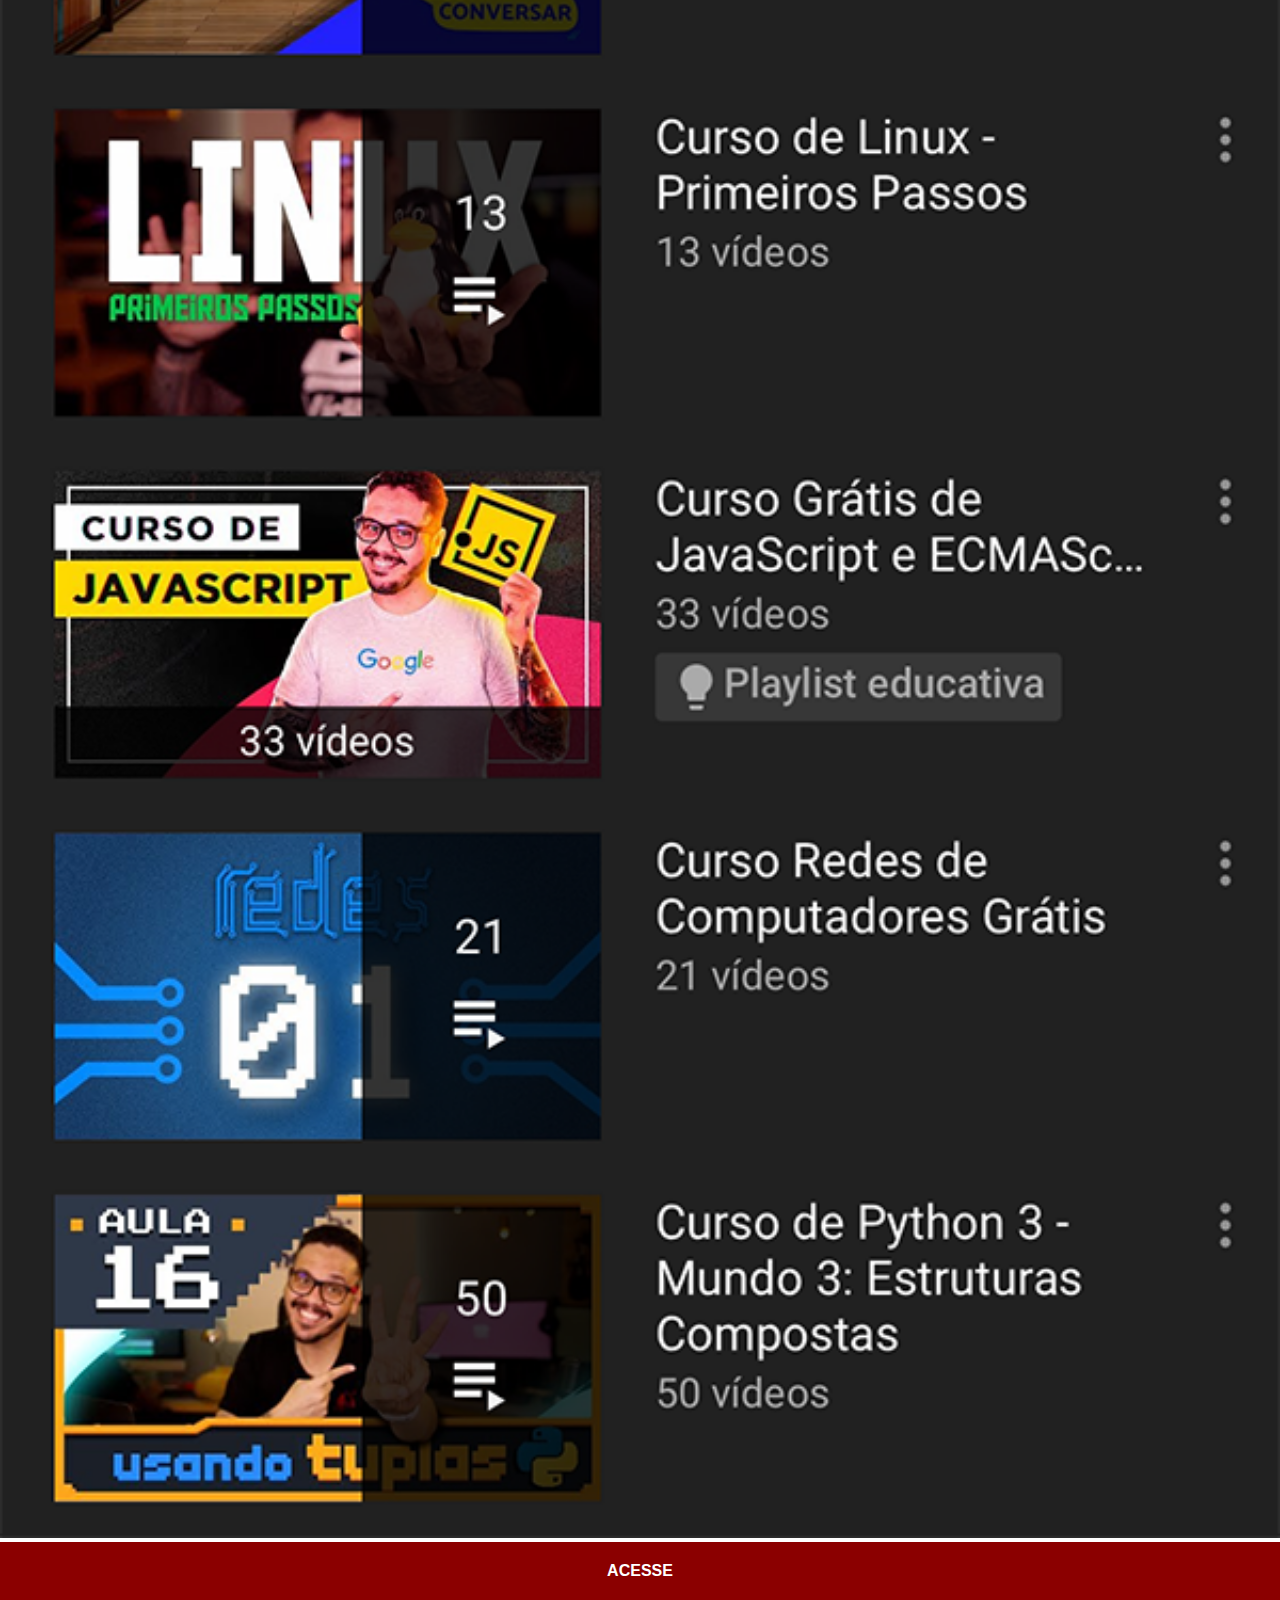
<file: youtube.html>
<!DOCTYPE html>
<html lang="pt-br">
<head>
    <meta charset="UTF-8">
    <meta name="viewport" content="width=device-width, initial-scale=1.0">
    <title>YouTube</title>
    <link rel="stylesheet" href="estilos/social.css">
</head>
<body>
    <img src="imagens/tela-youtube.png" alt="">
    <a href="https://www.youtube.com/channel/UCrWvhVmt0Qac3HgsjQK62FQ" target="_blank">ACESSE</a>
</body>
</html>
</file>
<file: estilos/style.css>
@charset "UTF-8";

*{
    margin: 0;
    padding: 0;
    font-family: Arial, Helvetica, sans-serif;
}

html, body{
    height: 100vh;
    width: 100vw;
    background-color: black;
}

body{
    background: url('../imagens/fundo-madeira.jpg') no-repeat top center;
    background-size: cover;
    background-attachment: fixed;

}
main {
    height: 100vh;
    position: relative;
}

section#telefone{
    position: absolute;
    top: 50%;
    left: 50%;
    transform: translate(-50%, -50%);
    height: 627px;
    width: 311px;
    background-color: blue;
    background:url('../imagens/frame-iphone.png') no-repeat;
}

iframe#tela{
    position: relative;
    top: 80px;
    left: 22px;
    width: 267px;
    height: 471px;
}

section#redes-sociais{
    text-align: right;
}

section#redes-sociais img{
    width: 50px;
    height: 50px;
    margin: 10px;
    border-radius: 50%;
    box-shadow: 2px 2px 5px rgba(0, 0, 0, 0.400);
    box-sizing: border-box;
}

section#redes-sociais img:hover{
    transform: translate(-3px, -3px);
    box-shadow: 5px 5px 10px rgba(0, 0, 0, 0.600);
    transition: transform 0.3s;

}
</file>
<file: estilos/social.css>
@charset "UTF-8";

*{
    margin: 0px;
    padding: 0px;
    font-family: Arial, Helvetica, sans-serif;
}

::-webkit-scrollbar{
    width: 0px;
    height: 0px;
}
img{
    width: 100vw;
}

a{
    display: block;
    background-color: darkred;
    padding: 20px;
    text-align: center;
    font-weight: bolder;
    text-decoration: none;
    color: white;
}

a:hover{
    background-color: red;
}
</file>
